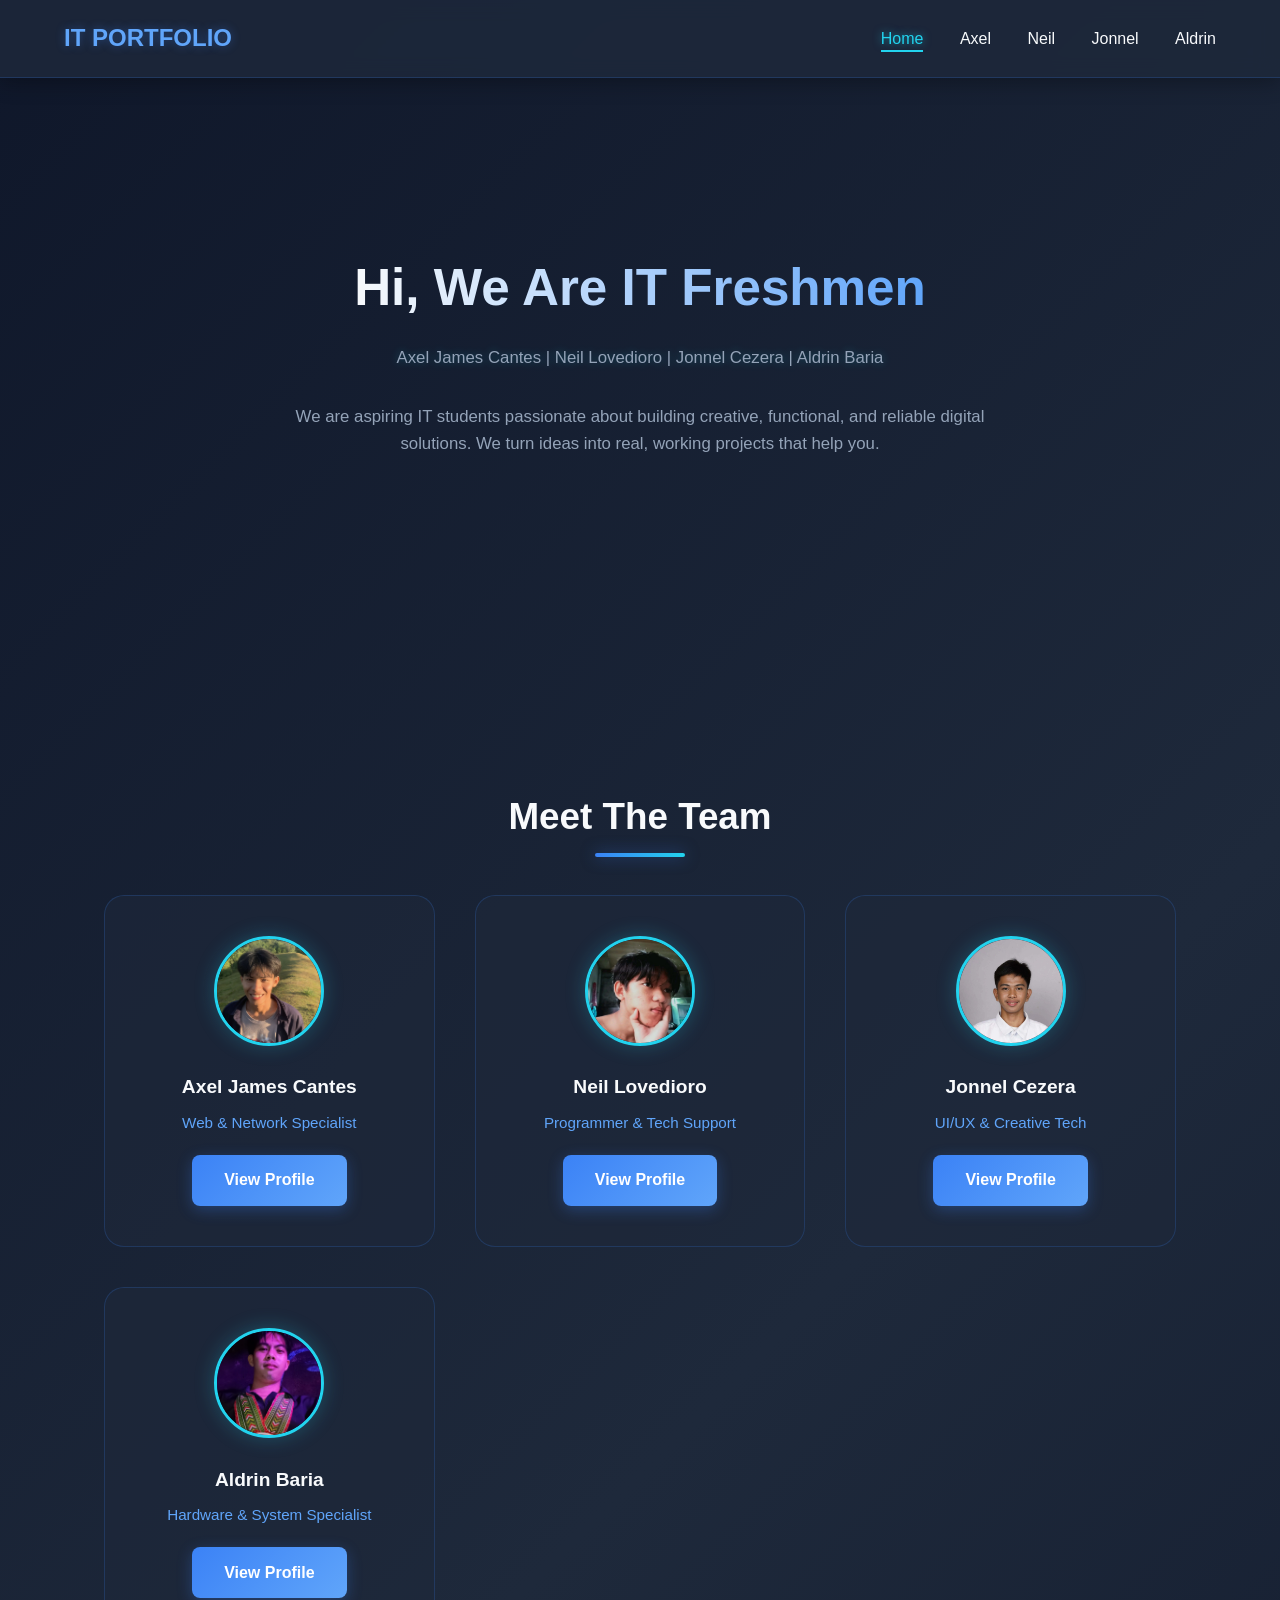
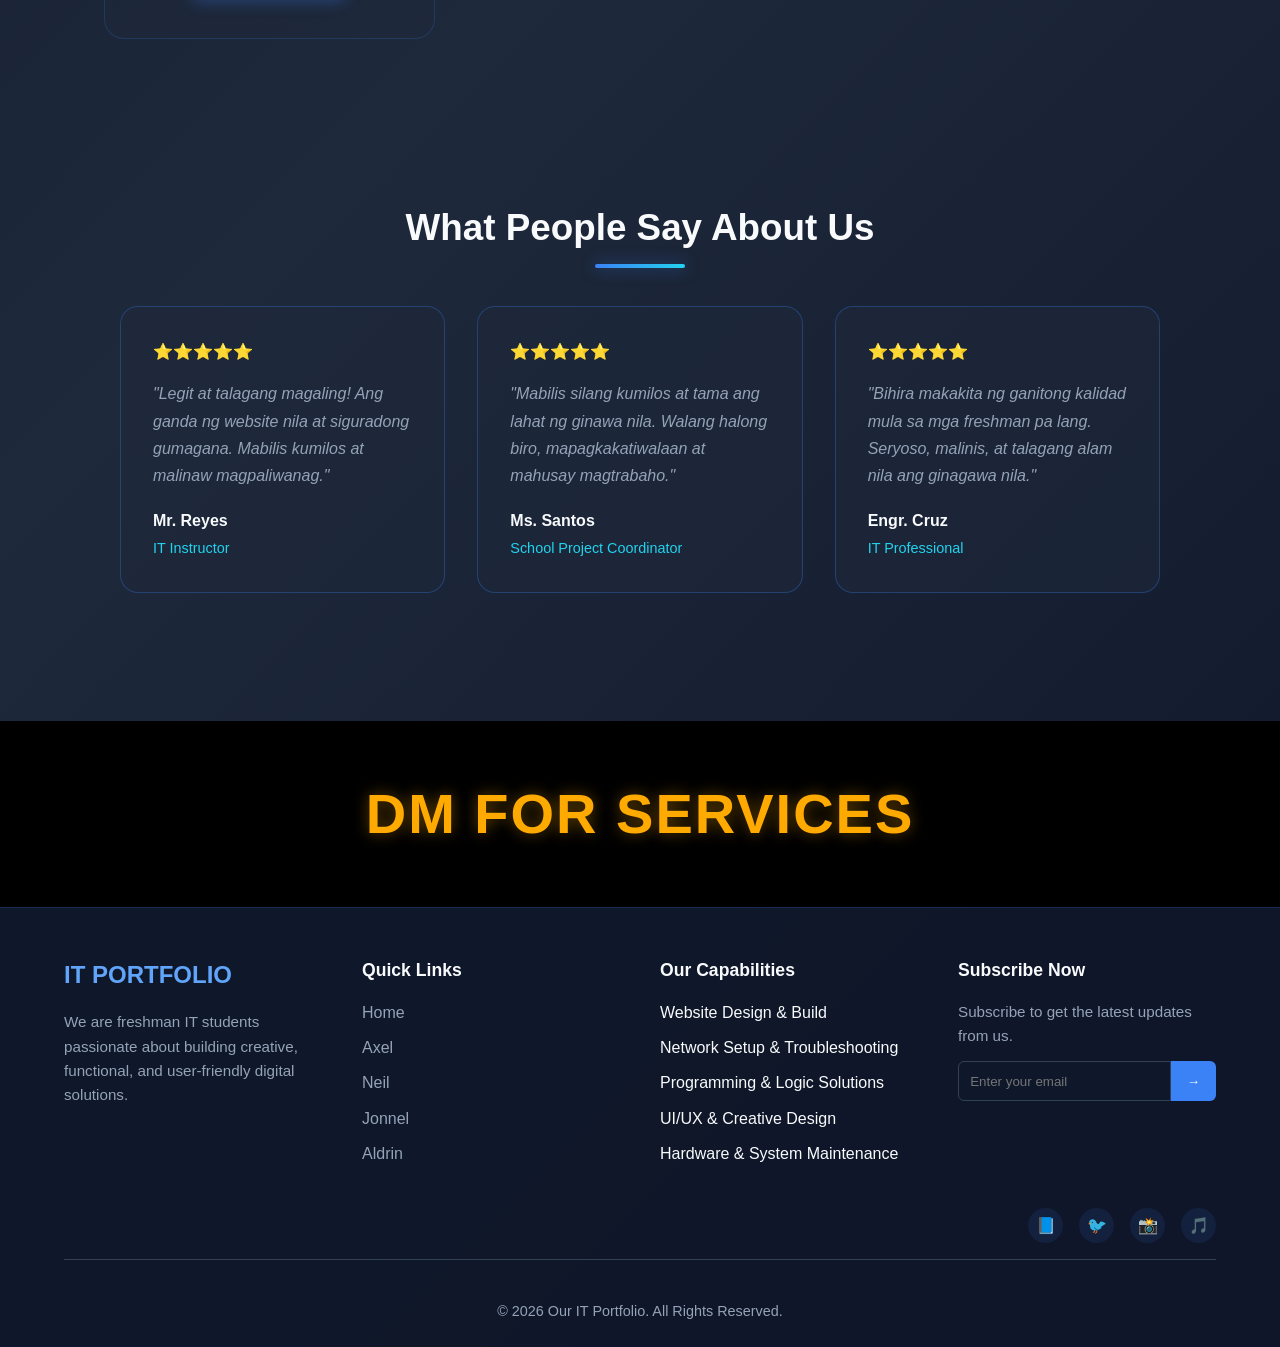
<file: index.html>
<!DOCTYPE html>
<html lang="en">
<head>
    <meta charset="UTF-8">
    <meta name="viewport" content="width=device-width, initial-scale=1.0">
    <title>IT Freshmen Portfolio</title>
    <style>
* {
    margin: 0;
    padding: 0;
    box-sizing: border-box;
    font-family: 'Segoe UI', sans-serif;
    scroll-behavior: smooth;
}

:root {
    --dark: #0f172a;
    --darker: #1e293b;
    --blue: #3b82f6;
    --light-blue: #60a5fa;
    --accent: #22d3ee;
    --light: #f8fafc;
    --gray: #94a3b8;
    --border: #334155;
}

body {
    background: linear-gradient(135deg, #0f172a 0%, #1e293b 50%, #0f172a 100%);
    color: var(--light);
    line-height: 1.6;
    min-height: 100vh;
}

nav {
    background: rgba(30, 41, 59, 0.85);
    backdrop-filter: blur(10px);
    padding: 1.2rem 5%;
    display: flex;
    justify-content: space-between;
    align-items: center;
    position: sticky;
    top: 0;
    z-index: 99;
    border-bottom: 1px solid rgba(59, 130, 246, 0.2);
    box-shadow: 0 4px 20px rgba(0,0,0,0.3);
}
.logo {
    font-size: 1.5rem;
    font-weight: 700;
    color: var(--light-blue);
    text-shadow: 0 0 10px rgba(59, 130, 246, 0.4);
}
.nav-links a {
    color: var(--light);
    margin-left: 2rem;
    text-decoration: none;
    transition: 0.3s;
    position: relative;
}
.nav-links a::after {
    content: '';
    width: 0;
    height: 2px;
    background: var(--accent);
    position: absolute;
    bottom: -5px;
    left: 0;
    transition: 0.3s;
}
.nav-links a:hover, .nav-links a.active {
    color: var(--accent);
    text-shadow: 0 0 8px rgba(34, 211, 238, 0.6);
}
.nav-links a:hover::after, .nav-links a.active::after {
    width: 100%;
}

.section {
    padding: 5rem 5%;
    max-width: 1200px;
    margin: 0 auto;
    animation: fadeIn 0.8s ease forwards;
    opacity: 0;
}
@keyframes fadeIn {
    from { opacity: 0; transform: translateY(20px); }
    to { opacity: 1; transform: translateY(0); }
}
.section-title {
    text-align: center;
    font-size: 2.3rem;
    margin-bottom: 3rem;
    position: relative;
    color: var(--light);
}
.section-title::after {
    content: '';
    width: 90px;
    height: 4px;
    background: linear-gradient(90deg, var(--blue), var(--accent));
    position: absolute;
    bottom: -10px;
    left: 50%;
    transform: translateX(-50%);
    border-radius: 2px;
    box-shadow: 0 0 15px rgba(59, 130, 246, 0.5);
}

.hero {
    text-align: center;
    min-height: 70vh;
    display: flex;
    flex-direction: column;
    justify-content: center;
    align-items: center;
    padding-top: 2rem;
}
.hero h1 {
    font-size: 3.2rem;
    margin-bottom: 1rem;
    background: linear-gradient(90deg, var(--light), var(--light-blue));
    -webkit-background-clip: text;
    -webkit-text-fill-color: transparent;
    background-clip: text;
}
.hero-sub {
    color: var(--accent);
    font-size: 1.3rem;
    font-weight: 500;
    margin-bottom: 1.5rem;
    text-shadow: 0 0 8px rgba(34, 211, 238, 0.3);
}
.hero p {
    color: var(--gray);
    max-width: 700px;
    font-size: 1.05rem;
    margin-bottom: 2rem;
}

.team-grid {
    display: grid;
    grid-template-columns: repeat(auto-fit, minmax(260px, 1fr));
    gap: 2.5rem;
    margin-top: 2rem;
}
.team-card {
    background: rgba(30, 41, 59, 0.6);
    backdrop-filter: blur(5px);
    padding: 2.5rem 1.5rem;
    border-radius: 20px;
    border: 1px solid rgba(59, 130, 246, 0.2);
    text-align: center;
    transition: 0.4s ease;
}
.team-card:hover {
    transform: translateY(-8px);
    border-color: var(--accent);
    box-shadow: 0 12px 30px rgba(34, 211, 238, 0.18);
    background: rgba(30, 41, 59, 0.85);
}
.team-photo {
    width: 110px;
    height: 110px;
    border-radius: 50%;
    object-fit: cover;
    border: 3px solid var(--accent);
    margin-bottom: 1.2rem;
    box-shadow: 0 0 20px rgba(34, 211, 238, 0.25);
    transition: 0.3s;
}
.team-card:hover .team-photo {
    transform: scale(1.1);
    box-shadow: 0 0 30px rgba(34, 211, 238, 0.4);
}
.team-name {
    font-size: 1.2rem;
    font-weight: 700;
    margin-bottom: 0.5rem;
    color: var(--light);
}
.team-role {
    color: var(--light-blue);
    font-size: 0.95rem;
    margin-bottom: 1.2rem;
}
.btn {
    display: inline-block;
    padding: 0.8rem 2rem;
    background: linear-gradient(135deg, var(--blue), var(--light-blue));
    color: white;
    border-radius: 8px;
    text-decoration: none;
    font-weight: 600;
    transition: 0.3s;
    border: none;
    box-shadow: 0 4px 15px rgba(59, 130, 246, 0.3);
}
.btn:hover {
    transform: translateY(-3px);
    box-shadow: 0 8px 25px rgba(59, 130, 246, 0.5);
}

.testimonial-wrapper {
    display: grid;
    grid-template-columns: repeat(auto-fit, minmax(320px, 1fr));
    gap: 2rem;
    margin-top: 2rem;
    padding: 0 1rem;
}
.testimonial-card {
    background: rgba(30, 41, 59, 0.6);
    backdrop-filter: blur(5px);
    padding: 2rem;
    border-radius: 18px;
    border: 1px solid rgba(59, 130, 246, 0.3);
    transition: 0.4s ease;
}
.testimonial-card:hover {
    transform: translateY(-5px);
    border-color: var(--accent);
    box-shadow: 0 8px 25px rgba(34, 211, 238, 0.2);
}
.stars {
    color: #fbbf24;
    margin-bottom: 1rem;
    font-size: 1rem;
}
.testi-text {
    color: var(--gray);
    font-style: italic;
    line-height: 1.7;
    margin-bottom: 1.2rem;
}
.testi-name {
    color: var(--light);
    font-weight: 700;
    margin-bottom: 0.2rem;
}
.testi-role {
    color: var(--accent);
    font-size: 0.9rem;
}

.dm-banner {
    background: #000;
    padding: 3rem 5%;
    text-align: center;
    margin-top: 3rem;
}
.dm-banner h2 {
    color: #ffaa00;
    font-size: 3.5rem;
    font-weight: 900;
    text-transform: uppercase;
    letter-spacing: 2px;
    text-shadow: 0 0 15px rgba(255, 170, 0, 0.4);
}

.site-footer {
    background: rgba(15, 23, 42, 0.95);
    padding: 3rem 5% 1.5rem;
    border-top: 1px solid rgba(59, 130, 246, 0.2);
}
.footer-top {
    display: grid;
    grid-template-columns: repeat(auto-fit, minmax(240px, 1fr));
    gap: 2.5rem;
    margin-bottom: 2rem;
}
.footer-logo {
    color: var(--light-blue);
    font-size: 1.5rem;
    font-weight: 700;
    margin-bottom: 1rem;
}
.footer-col p {
    color: var(--gray);
    font-size: 0.95rem;
    line-height: 1.6;
}
.footer-col h4 {
    color: var(--light);
    margin-bottom: 1rem;
    font-size: 1.1rem;
}
.footer-col ul {
    list-style: none;
    padding-left: 0;
}
.footer-col ul li {
    margin-bottom: 0.6rem;
}
.footer-col ul li a {
    color: var(--gray);
    text-decoration: none;
    transition: 0.2s;
}
.footer-col ul li a:hover {
    color: var(--accent);
    padding-left: 5px;
}
.subscribe-input {
    display: flex;
    margin-top: 0.8rem;
}
.subscribe-input input {
    flex: 1;
    padding: 0.7rem;
    border: 1px solid var(--border);
    border-radius: 6px 0 0 6px;
    background: var(--dark);
    color: var(--light);
    outline: none;
}
.subscribe-input button {
    padding: 0.7rem 1rem;
    background: var(--blue);
    color: white;
    border: none;
    border-radius: 0 6px 6px 0;
    cursor: pointer;
    transition: 0.2s;
}
.subscribe-input button:hover {
    background: #1d4ed8;
}
.social-links {
    display: flex;
    justify-content: flex-end;
    gap: 1rem;
    margin-bottom: 1.5rem;
    padding-bottom: 1rem;
    border-bottom: 1px solid var(--border);
}
.social-icon {
    width: 35px;
    height: 35px;
    display: flex;
    align-items: center;
    justify-content: center;
    background: rgba(59, 130, 246, 0.1);
    border-radius: 50%;
    color: var(--light-blue);
    text-decoration: none;
    font-size: 1rem;
    transition: 0.3s;
}
.social-icon:hover {
    background: var(--blue);
    transform: translateY(-3px);
    box-shadow: 0 0 15px rgba(59, 130, 246, 0.4);
}
.footer-bottom {
    text-align: center;
    padding-top: 1rem;
    color: var(--gray);
    font-size: 0.9rem;
}

@media (max-width: 768px) {
    .nav-links { display: none; }
    .hero h1 { font-size: 2.2rem; }
    .dm-banner h2 { font-size: 2rem; }
    .social-links { justify-content: center; }
}
    </style>
</head>
<body>

<nav>
    <div class="logo">IT PORTFOLIO</div>
    <div class="nav-links">
        <a href="index.html" class="active">Home</a>
        <a href="axel.html">Axel</a>
        <a href="neil.html">Neil</a>
        <a href="jonnel.html">Jonnel</a>
        <a href="aldrin.html">Aldrin</a>
    </div>
</nav>

<section class="section hero">
    <h1>Hi, We Are IT Freshmen</h1>
    <p class="hero-sub">Axel James Cantes | Neil Lovedioro | Jonnel Cezera | Aldrin Baria</p>
    <p>We are aspiring IT students passionate about building creative, functional, and reliable digital solutions. We turn ideas into real, working projects that help you.</p>
</section>

<section class="section">
    <h2 class="section-title">Meet The Team</h2>
    <div class="team-grid">
        <div class="team-card">
            <img src="images/axel.jpg" alt="Axel" class="team-photo">
            <h3 class="team-name">Axel James Cantes</h3>
            <p class="team-role">Web & Network Specialist</p>
            <a href="axel.html" class="btn">View Profile</a>
        </div>
        <div class="team-card">
            <img src="images/neil.jpg" alt="Neil" class="team-photo">
            <h3 class="team-name">Neil Lovedioro</h3>
            <p class="team-role">Programmer & Tech Support</p>
            <a href="neil.html" class="btn">View Profile</a>
        </div>
        <div class="team-card">
            <img src="images/jonnel.jpg" alt="Jonnel" class="team-photo">
            <h3 class="team-name">Jonnel Cezera</h3>
            <p class="team-role">UI/UX & Creative Tech</p>
            <a href="jonnel.html" class="btn">View Profile</a>
        </div>
        <div class="team-card">
            <img src="images/aldrin.jpg" alt="Aldrin" class="team-photo">
            <h3 class="team-name">Aldrin Baria</h3>
            <p class="team-role">Hardware & System Specialist</p>
            <a href="aldrin.html" class="btn">View Profile</a>
        </div>
    </div>
</section>

<section class="section">
    <h2 class="section-title">What People Say About Us</h2>
    <div class="testimonial-wrapper">
        <div class="testimonial-card">
            <div class="stars">⭐⭐⭐⭐⭐</div>
            <p class="testi-text">"Legit at talagang magaling! Ang ganda ng website nila at siguradong gumagana. Mabilis kumilos at malinaw magpaliwanag."</p>
            <h4 class="testi-name">Mr. Reyes</h4>
            <p class="testi-role">IT Instructor</p>
        </div>
        <div class="testimonial-card">
            <div class="stars">⭐⭐⭐⭐⭐</div>
            <p class="testi-text">"Mabilis silang kumilos at tama ang lahat ng ginawa nila. Walang halong biro, mapagkakatiwalaan at mahusay magtrabaho."</p>
            <h4 class="testi-name">Ms. Santos</h4>
            <p class="testi-role">School Project Coordinator</p>
        </div>
        <div class="testimonial-card">
            <div class="stars">⭐⭐⭐⭐⭐</div>
            <p class="testi-text">"Bihira makakita ng ganitong kalidad mula sa mga freshman pa lang. Seryoso, malinis, at talagang alam nila ang ginagawa nila."</p>
            <h4 class="testi-name">Engr. Cruz</h4>
            <p class="testi-role">IT Professional</p>
        </div>
    </div>
</section>

<section class="dm-banner">
    <h2>DM FOR SERVICES</h2>
</section>

<footer class="site-footer">
    <div class="footer-top">
        <div class="footer-col">
            <h3 class="footer-logo">IT PORTFOLIO</h3>
            <p>We are freshman IT students passionate about building creative, functional, and user-friendly digital solutions.</p>
        </div>
        <div class="footer-col">
            <h4>Quick Links</h4>
            <ul>
                <li><a href="index.html">Home</a></li>
                <li><a href="axel.html">Axel</a></li>
                <li><a href="neil.html">Neil</a></li>
                <li><a href="jonnel.html">Jonnel</a></li>
                <li><a href="aldrin.html">Aldrin</a></li>
            </ul>
        </div>
        <div class="footer-col">
            <h4>Our Capabilities</h4>
            <ul>
                <li>Website Design & Build</li>
                <li>Network Setup & Troubleshooting</li>
                <li>Programming & Logic Solutions</li>
                <li>UI/UX & Creative Design</li>
                <li>Hardware & System Maintenance</li>
            </ul>
        </div>
        <div class="footer-col">
            <h4>Subscribe Now</h4>
            <p>Subscribe to get the latest updates from us.</p>
            <div class="subscribe-input">
                <input type="email" placeholder="Enter your email">
                <button>→</button>
            </div>
        </div>
    </div>
    <div class="social-links">
        <a href="#" class="social-icon">📘</a>
        <a href="#" class="social-icon">🐦</a>
        <a href="#" class="social-icon">📸</a>
        <a href="#" class="social-icon">🎵</a>
    </div>
    <div class="footer-bottom">
        <p>&copy; 2026 Our IT Portfolio. All Rights Reserved.</p>
    </div>
</footer>

</body>
</html>
</file>
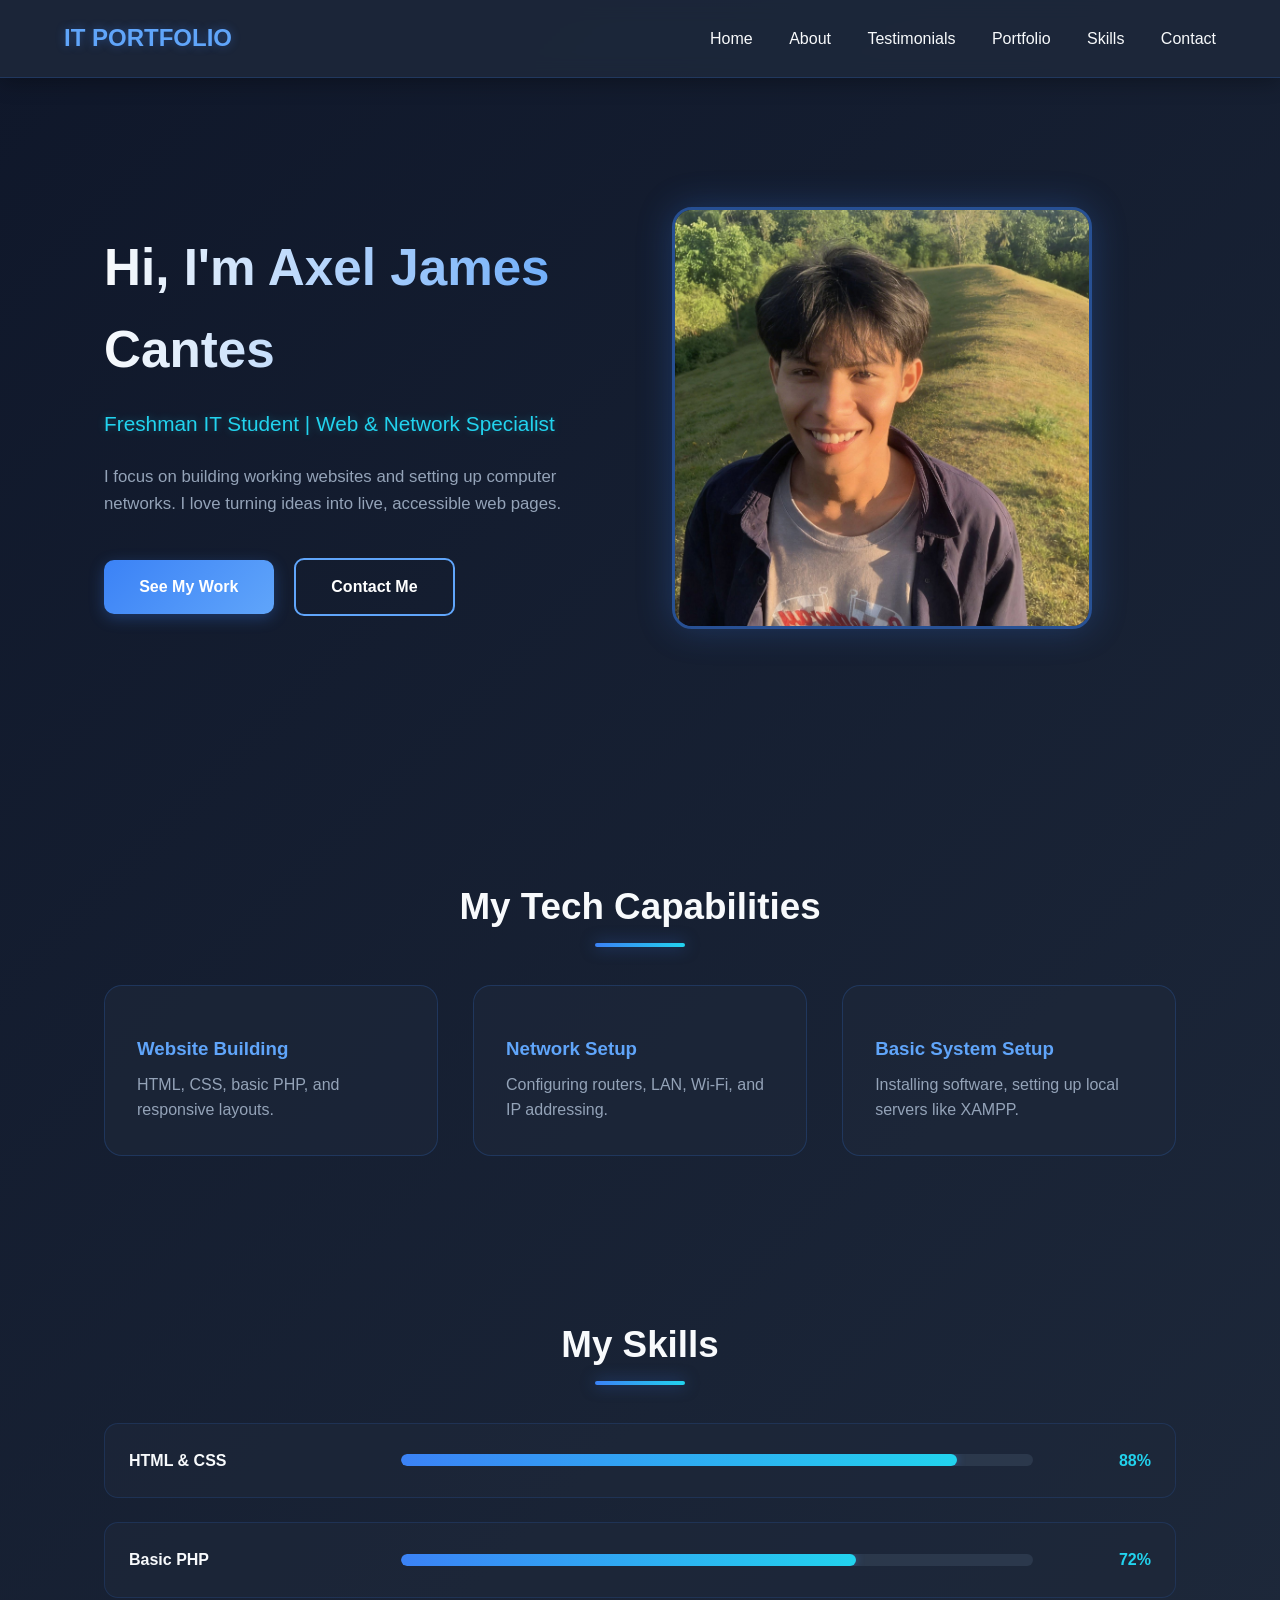
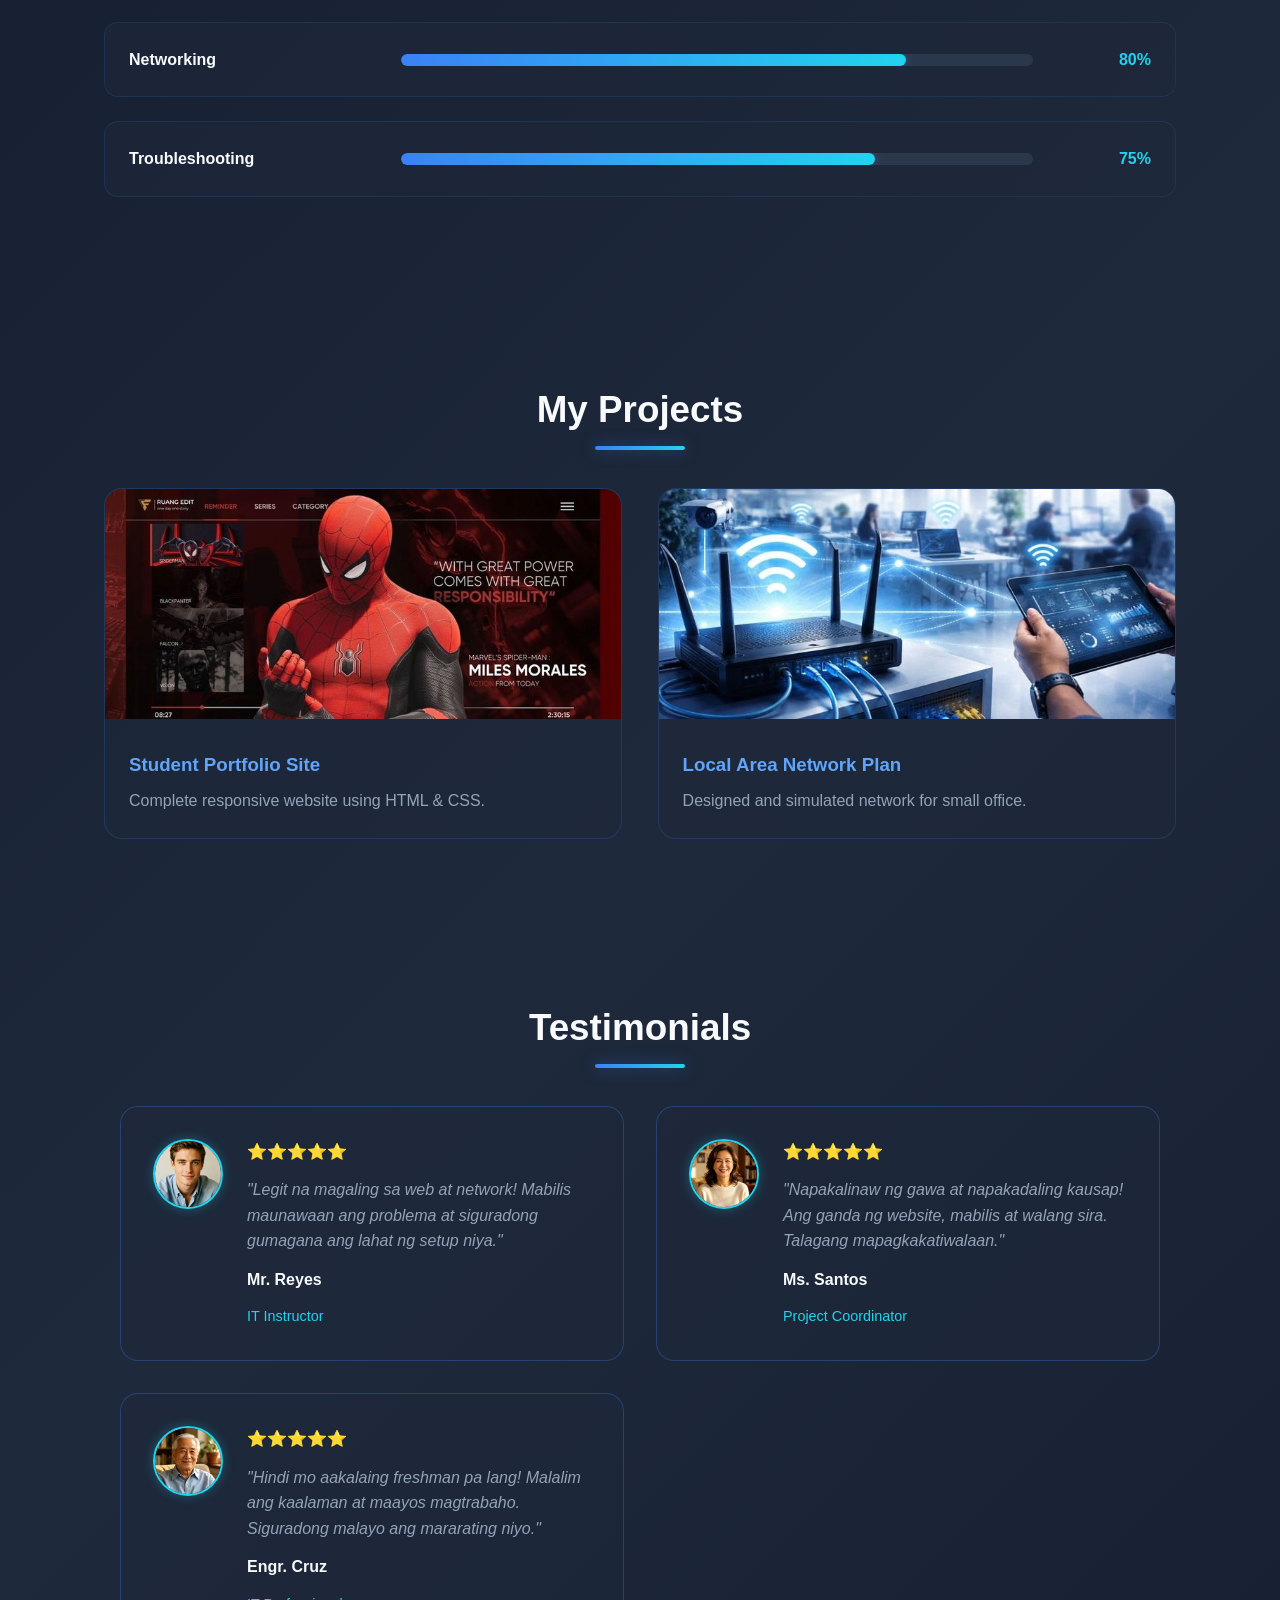
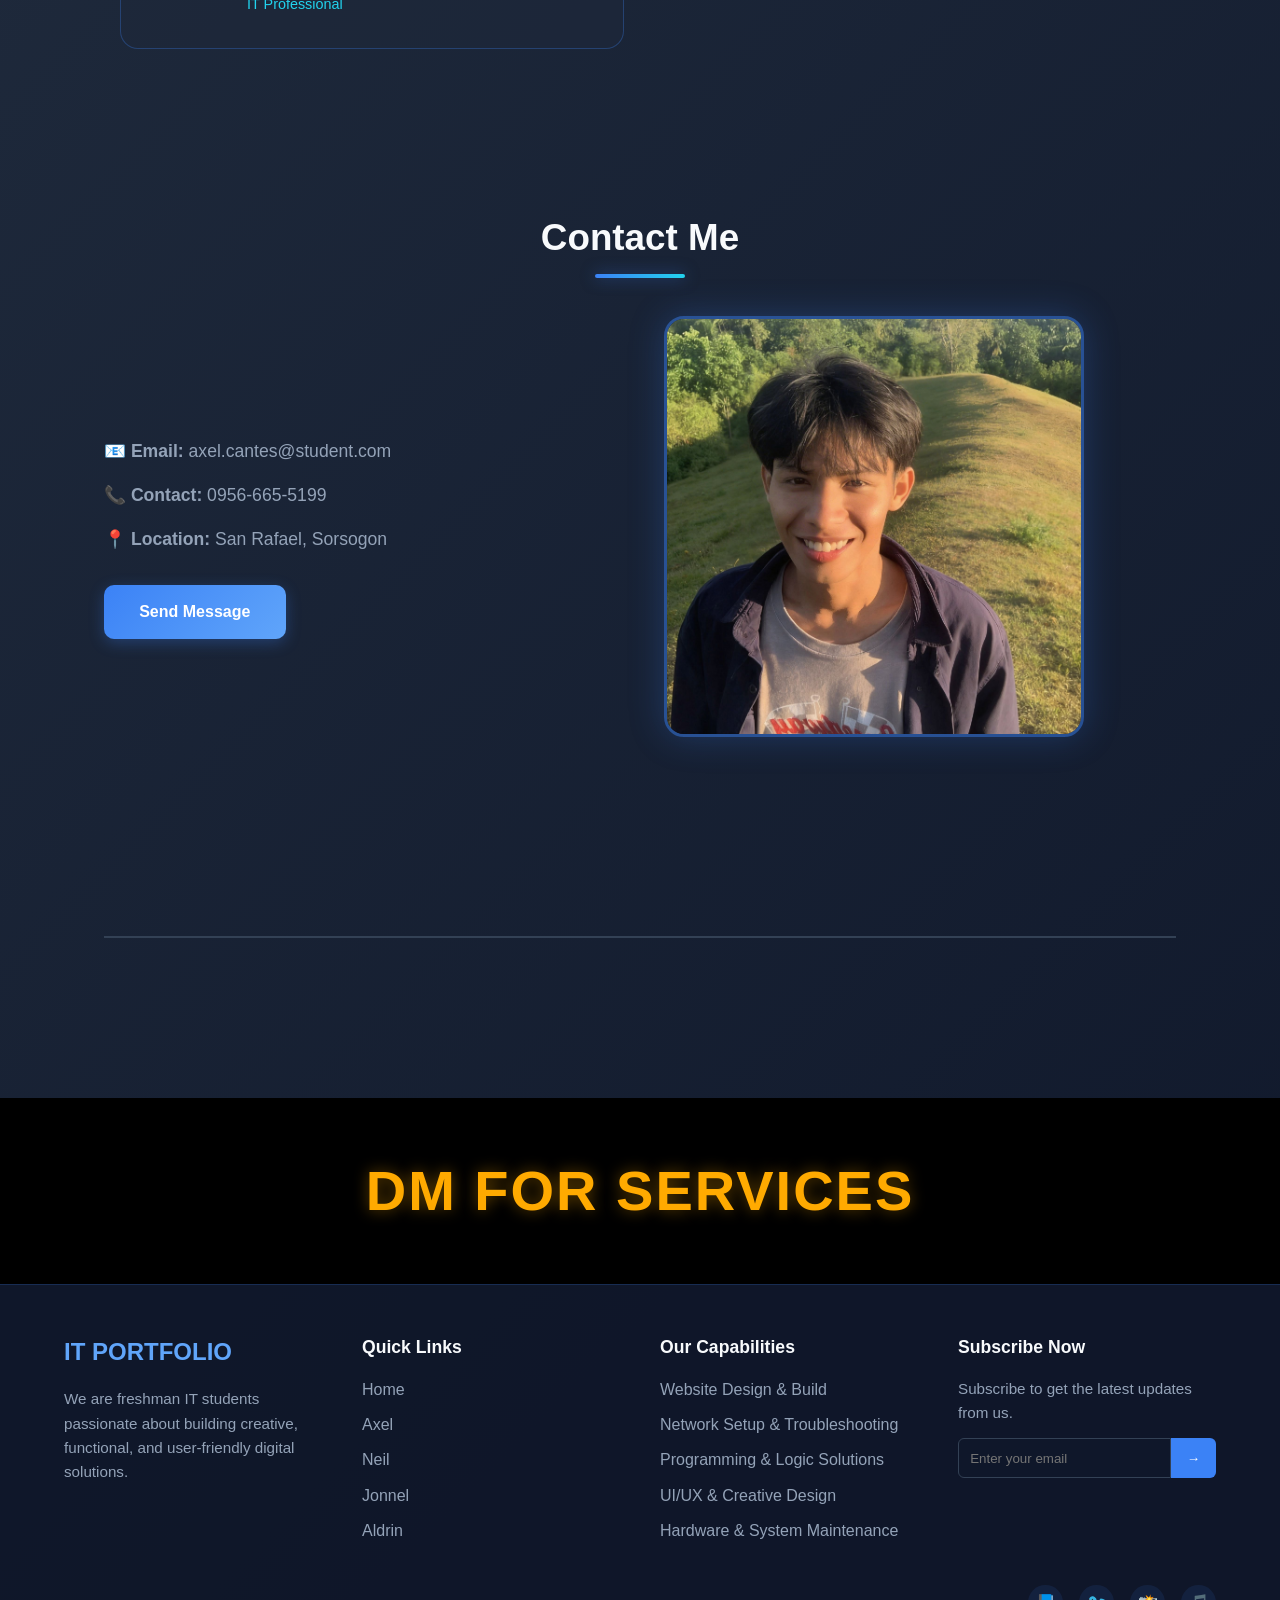
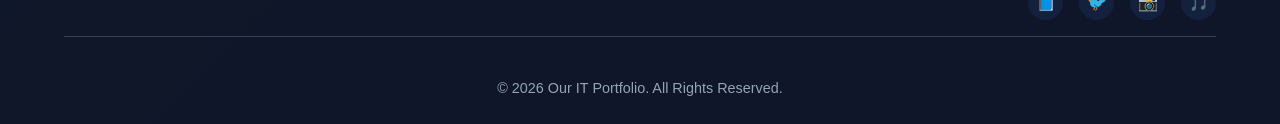
<file: axel.html>
<!DOCTYPE html>
<html lang="en">
<head>
    <meta charset="UTF-8">
    <meta name="viewport" content="width=device-width, initial-scale=1.0">
    <title>Axel James Cantes | Portfolio</title>
<style>
    * {
    margin: 0;
    padding: 0;
    box-sizing: border-box;
    font-family: 'Segoe UI', sans-serif;
    scroll-behavior: smooth;
}

:root {
    --dark: #0f172a;
    --darker: #1e293b;
    --blue: #3b82f6;
    --light-blue: #60a5fa;
    --accent: #22d3ee;
    --light: #f8fafc;
    --gray: #94a3b8;
    --border: #334155;
}

body {
    background: linear-gradient(135deg, #0f172a 0%, #1e293b 50%, #0f172a 100%);
    color: var(--light);
    line-height: 1.6;
    min-height: 100vh;
}

nav {
    background: rgba(30, 41, 59, 0.85);
    backdrop-filter: blur(10px);
    padding: 1.2rem 5%;
    display: flex;
    justify-content: space-between;
    align-items: center;
    position: sticky;
    top: 0;
    z-index: 99;
    border-bottom: 1px solid rgba(59, 130, 246, 0.2);
    box-shadow: 0 4px 20px rgba(0,0,0,0.3);
}
.logo {
    font-size: 1.5rem;
    font-weight: 700;
    color: var(--light-blue);
    text-shadow: 0 0 10px rgba(59, 130, 246, 0.4);
}
.nav-links a {
    color: var(--light);
    margin-left: 2rem;
    text-decoration: none;
    transition: 0.3s;
    position: relative;
}
.nav-links a::after {
    content: '';
    width: 0;
    height: 2px;
    background: var(--accent);
    position: absolute;
    bottom: -5px;
    left: 0;
    transition: 0.3s;
}
.nav-links a:hover, .nav-links a.active {
    color: var(--accent);
    text-shadow: 0 0 8px rgba(34, 211, 238, 0.6);
}
.nav-links a:hover::after, .nav-links a.active::after {
    width: 100%;
}

.section {
    padding: 5rem 5%;
    max-width: 1200px;
    margin: 0 auto;
    animation: fadeIn 0.8s ease forwards;
    opacity: 0;
}
@keyframes fadeIn {
    from { opacity: 0; transform: translateY(20px); }
    to { opacity: 1; transform: translateY(0); }
}
.section-title {
    text-align: center;
    font-size: 2.3rem;
    margin-bottom: 3rem;
    position: relative;
    color: var(--light);
}
.section-title::after {
    content: '';
    width: 90px;
    height: 4px;
    background: linear-gradient(90deg, var(--blue), var(--accent));
    position: absolute;
    bottom: -10px;
    left: 50%;
    transform: translateX(-50%);
    border-radius: 2px;
    box-shadow: 0 0 15px rgba(59, 130, 246, 0.5);
}

.btn {
    display: inline-block;
    padding: 0.9rem 2.2rem;
    background: linear-gradient(135deg, var(--blue), var(--light-blue));
    color: white;
    border-radius: 10px;
    text-decoration: none;
    font-weight: 600;
    transition: 0.3s;
    margin-right: 1rem;
    margin-top: 1rem;
    border: none;
    box-shadow: 0 4px 15px rgba(59, 130, 246, 0.3);
}
.btn:hover {
    transform: translateY(-3px);
    box-shadow: 0 8px 25px rgba(59, 130, 246, 0.5);
}
.btn-outline {
    background: transparent;
    border: 2px solid var(--light-blue);
    box-shadow: none;
}
.btn-outline:hover {
    background: rgba(59, 130, 246, 0.15);
    box-shadow: 0 0 20px rgba(59, 130, 246, 0.3);
}

.hero {
    display: grid;
    grid-template-columns: 1fr 1fr;
    gap: 4rem;
    align-items: center;
    min-height: 80vh;
    padding-top: 3rem;
}
.hero-text h1 {
    font-size: 3.2rem;
    margin-bottom: 1rem;
    background: linear-gradient(90deg, var(--light), var(--light-blue));
    -webkit-background-clip: text;
    -webkit-text-fill-color: transparent;
    background-clip: text;
}
.hero-text .role {
    color: var(--accent);
    font-size: 1.3rem;
    font-weight: 500;
    margin-bottom: 1.5rem;
    text-shadow: 0 0 8px rgba(34, 211, 238, 0.3);
}
.hero-text p {
    color: var(--gray);
    margin-bottom: 1.5rem;
    font-size: 1.05rem;
}
.hero-photo {
    width: 100%;
    max-width: 420px;
    border-radius: 20px;
    border: 3px solid rgba(59, 130, 246, 0.5);
    box-shadow: 0 0 35px rgba(59, 130, 246, 0.25);
    transition: 0.4s ease;
    object-fit: cover;
}
.hero-photo:hover {
    transform: scale(1.03);
    box-shadow: 0 0 45px rgba(59, 130, 246, 0.4);
}

.grid-3 {
    display: grid;
    grid-template-columns: repeat(auto-fit, minmax(280px, 1fr));
    gap: 2.2rem;
}
.card {
    background: rgba(30, 41, 59, 0.6);
    backdrop-filter: blur(5px);
    padding: 2rem;
    border-radius: 18px;
    border: 1px solid rgba(59, 130, 246, 0.2);
    transition: 0.4s ease;
}
.card:hover {
    transform: translateY(-8px);
    border-color: var(--accent);
    box-shadow: 0 12px 30px rgba(34, 211, 238, 0.15);
    background: rgba(30, 41, 59, 0.85);
}
.card h3 {
    margin: 1rem 0 0.5rem;
    color: var(--light-blue);
}
.card p {
    color: var(--gray);
}

.skill-row {
    background: rgba(30, 41, 59, 0.6);
    backdrop-filter: blur(5px);
    padding: 1.5rem;
    border-radius: 14px;
    margin-bottom: 1.5rem;
    display: flex;
    justify-content: space-between;
    align-items: center;
    gap: 1rem;
    border: 1px solid rgba(59, 130, 246, 0.15);
    transition: 0.3s;
}
.skill-row:hover {
    border-color: var(--accent);
}
.skill-name {
    width: 25%;
    font-weight: 600;
    color: var(--light);
}
.skill-bar {
    flex: 1;
    height: 12px;
    background: rgba(51, 65, 85, 0.7);
    border-radius: 10px;
    overflow: hidden;
}
.skill-fill {
    height: 100%;
    background: linear-gradient(90deg, var(--blue), var(--accent));
    border-radius: 10px;
    transition: width 1.2s ease;
    box-shadow: 0 0 10px rgba(59, 130, 246, 0.4);
}
.skill-percent {
    width: 10%;
    text-align: right;
    font-weight: 700;
    color: var(--accent);
}

.work-card {
    background: rgba(30, 41, 59, 0.6);
    backdrop-filter: blur(5px);
    border-radius: 18px;
    overflow: hidden;
    border: 1px solid rgba(59, 130, 246, 0.2);
    transition: 0.4s ease;
}
.work-card:hover {
    transform: translateY(-6px);
    border-color: var(--accent);
    box-shadow: 0 10px 25px rgba(34, 211, 238, 0.18);
}
.work-img {
    width: 100%;
    height: 230px;
    object-fit: cover;
    transition: 0.4s ease;
}
.work-card:hover .work-img {
    transform: scale(1.05);
}
.work-info {
    padding: 1.5rem;
}
.work-info h3 {
    color: var(--light-blue);
    margin-bottom: 0.5rem;
}
.work-info p {
    color: var(--gray);
}

.testimonial-wrapper {
    display: grid;
    grid-template-columns: repeat(auto-fit, minmax(350px, 1fr));
    gap: 2rem;
    margin-top: 2rem;
    padding: 0 1rem;
}
.testimonial-card {
    background: rgba(30, 41, 59, 0.6);
    backdrop-filter: blur(5px);
    padding: 2rem;
    border-radius: 18px;
    border: 1px solid rgba(59, 130, 246, 0.3);
    transition: 0.4s ease;
    display: flex;
    gap: 1.5rem;
    align-items: flex-start;
    min-height: 200px;
}
.testimonial-card:hover {
    transform: translateY(-5px);
    border-color: var(--accent);
    box-shadow: 0 8px 25px rgba(34, 211, 238, 0.2);
}
.testi-photo img {
    width: 70px;
    height: 70px;
    border-radius: 50%;
    object-fit: cover;
    border: 2px solid var(--accent);
    flex-shrink: 0;
    box-shadow: 0 0 12px rgba(34, 211, 238, 0.3);
}
.testi-content {
    flex: 1;
    display: flex;
    flex-direction: column;
    gap: 0.8rem;
}
.stars {
    color: #fbbf24;
    font-size: 1rem;
    margin: 0;
}
.testi-text {
    color: var(--gray);
    font-style: italic;
    line-height: 1.6;
    margin: 0;
}
.testi-name {
    color: var(--light);
    font-weight: 700;
    margin: 0;
    font-size: 1rem;
}
.testi-role {
    color: var(--accent);
    font-size: 0.9rem;
    margin: 0;
}

.contact-wrap {
    display: grid;
    grid-template-columns: 1fr 1fr;
    gap: 3rem;
    align-items: center;
}
.contact-info p {
    margin: 1rem 0;
    color: var(--gray);
    font-size: 1.1rem;
}

.dm-banner {
    background: #000;
    padding: 3rem 5%;
    text-align: center;
    margin-top: 3rem;
}
.dm-banner h2 {
    color: #ffaa00;
    font-size: 3.5rem;
    font-weight: 900;
    text-transform: uppercase;
    letter-spacing: 2px;
    text-shadow: 0 0 15px rgba(255, 170, 0, 0.4);
}

.site-footer {
    background: rgba(15, 23, 42, 0.95);
    padding: 3rem 5% 1.5rem;
    border-top: 1px solid rgba(59, 130, 246, 0.2);
}
.footer-top {
    display: grid;
    grid-template-columns: repeat(auto-fit, minmax(240px, 1fr));
    gap: 2.5rem;
    margin-bottom: 2rem;
}
.footer-logo {
    color: var(--light-blue);
    font-size: 1.5rem;
    font-weight: 700;
    margin-bottom: 1rem;
}
.footer-brand p, .footer-col p {
    color: var(--gray);
    font-size: 0.95rem;
    line-height: 1.6;
}
.footer-col h4 {
    color: var(--light);
    margin-bottom: 1rem;
    font-size: 1.1rem;
}
.footer-col ul {
    list-style: none;
    padding-left: 0;
}
.footer-col ul li {
    margin-bottom: 0.6rem;
    color: var(--gray);
}
.footer-col ul li a {
    color: var(--gray);
    text-decoration: none;
    transition: 0.2s;
}
.footer-col ul li a:hover {
    color: var(--accent);
    padding-left: 5px;
}
.subscribe-input {
    display: flex;
    margin-top: 0.8rem;
}
.subscribe-input input {
    flex: 1;
    padding: 0.7rem;
    border: 1px solid var(--border);
    border-radius: 6px 0 0 6px;
    background: var(--dark);
    color: var(--light);
    outline: none;
}
.subscribe-input button {
    padding: 0.7rem 1rem;
    background: var(--blue);
    color: white;
    border: none;
    border-radius: 0 6px 6px 0;
    cursor: pointer;
    transition: 0.2s;
}
.subscribe-input button:hover {
    background: #1d4ed8;
}
.social-links {
    display: flex;
    justify-content: flex-end;
    gap: 1rem;
    margin-bottom: 1.5rem;
    padding-bottom: 1rem;
    border-bottom: 1px solid var(--border);
}
.social-icon {
    width: 35px;
    height: 35px;
    display: flex;
    align-items: center;
    justify-content: center;
    background: rgba(59, 130, 246, 0.1);
    border-radius: 50%;
    color: var(--light-blue);
    text-decoration: none;
    font-size: 1rem;
    transition: 0.3s;
}
.social-icon:hover {
    background: var(--blue);
    transform: translateY(-3px);
    box-shadow: 0 0 15px rgba(59, 130, 246, 0.4);
}
.footer-bottom {
    text-align: center;
    padding-top: 1rem;
    color: var(--gray);
    font-size: 0.9rem;
}

@media (max-width: 768px) {
    .nav-links { display: none; }
    .hero, .contact-wrap { grid-template-columns: 1fr; text-align: center; }
    .hero-text h1 { font-size: 2.2rem; }
    .hero-photo { margin: 0 auto; }
    .skill-row { flex-wrap: wrap; }
    .skill-name, .skill-percent { width: auto; }
    .skill-bar { width: 100%; order: 3; }
    .testimonial-card { flex-direction: column; text-align: center; }
    .testi-photo { margin: 0 auto; }
    .dm-banner h2 { font-size: 2rem; }
    .social-links { justify-content: center; }
}
    </style>
</head>
<body>

<nav>
    <div class="logo">IT PORTFOLIO</div>
    <div class="nav-links">
        <a href="index.html">Home</a>
        <a href="axel.html">About</a>
        <a href="#testimonials" >Testimonials</a>
        <a href="#works" >Portfolio</a>
        <a href="#skills" >Skills</a>
        <a href="#contact" >Contact</a>
    </div>
</nav>

<section class="section hero">
    <div class="hero-text">
        <h1>Hi, I'm Axel James Cantes</h1>
        <p class="role">Freshman IT Student | Web & Network Specialist</p>
        <p>I focus on building working websites and setting up computer networks. I love turning ideas into live, accessible web pages.</p>
        <a href="#works" class="btn">See My Work</a>
        <a href="#contact" class="btn btn-outline">Contact Me</a>
    </div>
    <div>
        <img src="images/axel.jpg" alt="Axel" class="hero-photo">
    </div>
</section>

<section class="section">
    <h2 class="section-title">My Tech Capabilities</h2>
    <div class="grid-3">
        <div class="card"><h3>Website Building</h3><p>HTML, CSS, basic PHP, and responsive layouts.</p></div>
        <div class="card"><h3>Network Setup</h3><p>Configuring routers, LAN, Wi-Fi, and IP addressing.</p></div>
        <div class="card"><h3>Basic System Setup</h3><p>Installing software, setting up local servers like XAMPP.</p></div>
    </div>
</section>

<section id="skills" class="section">
    <h2 class="section-title">My Skills</h2>
    <div class="skill-row"><div class="skill-name">HTML & CSS</div><div class="skill-bar"><div class="skill-fill" style="width:88%;"></div></div><div class="skill-percent">88%</div></div>
    <div class="skill-row"><div class="skill-name">Basic PHP</div><div class="skill-bar"><div class="skill-fill" style="width:72%;"></div></div><div class="skill-percent">72%</div></div>
    <div class="skill-row"><div class="skill-name">Networking</div><div class="skill-bar"><div class="skill-fill" style="width:80%;"></div></div><div class="skill-percent">80%</div></div>
    <div class="skill-row"><div class="skill-name">Troubleshooting</div><div class="skill-bar"><div class="skill-fill" style="width:75%;"></div></div><div class="skill-percent">75%</div></div>
</section>
<section id="works" class="section">
    <h2 class="section-title">My Projects</h2>
    <div class="grid-3">
        <div class="work-card"><img src="images/axel1.jpg" class="work-img"><div class="work-info"><h3>Student Portfolio Site</h3><p>Complete responsive website using HTML & CSS.</p></div></div>
        <div class="work-card"><img src="images/axel2.jpg" class="work-img"><div class="work-info"><h3>Local Area Network Plan</h3><p>Designed and simulated network for small office.</p></div></div>
    </div>
</section>
<section class="section" id="testimonials">
    <h2 class="section-title">Testimonials</h2>
    <div class="testimonial-wrapper">
        <!-- Testimonial 1 -->
        <div class="testimonial-card">
            <div class="testi-photo">
                <img src="images/testi1.jpg" alt="Mr. Reyes">
            </div>
            <div class="testi-content">
                <div class="stars">⭐⭐⭐⭐⭐</div>
                <p class="testi-text">"Legit na magaling sa web at network! Mabilis maunawaan ang problema at siguradong gumagana ang lahat ng setup niya."</p>
                <h4 class="testi-name">Mr. Reyes</h4>
                <p class="testi-role">IT Instructor</p>
            </div>
        </div>

        <!-- Testimonial 2 -->
        <div class="testimonial-card">
            <div class="testi-photo">
                <img src="images/testi2.jpg" alt="Ms. Santos">
            </div>
            <div class="testi-content">
                <div class="stars">⭐⭐⭐⭐⭐</div>
                <p class="testi-text">"Napakalinaw ng gawa at napakadaling kausap! Ang ganda ng website, mabilis at walang sira. Talagang mapagkakatiwalaan."</p>
                <h4 class="testi-name">Ms. Santos</h4>
                <p class="testi-role">Project Coordinator</p>
            </div>
        </div>

        <!-- Testimonial 3 -->
        <div class="testimonial-card">
            <div class="testi-photo">
                <img src="images/testi3.jpg" alt="Engr. Cruz">
            </div>
            <div class="testi-content">
                <div class="stars">⭐⭐⭐⭐⭐</div>
                <p class="testi-text">"Hindi mo aakalaing freshman pa lang! Malalim ang kaalaman at maayos magtrabaho. Siguradong malayo ang mararating niyo."</p>
                <h4 class="testi-name">Engr. Cruz</h4>
                <p class="testi-role">IT Professional</p>
            </div>
        </div>
    </div>
</section>

<section class="section" id="contact">
    <h2 class="section-title">Contact Me</h2>
    <div class="contact-wrap">
        <div class="contact-info">
            <p><strong>📧 Email:</strong> axel.cantes@student.com</p>
            <p><strong>📞 Contact:</strong> 0956-665-5199</p>
            <p><strong>📍 Location:</strong> San Rafael, Sorsogon</p>
            <a href="mailto:axel.cantes@student.com" class="btn">Send Message</a>
        </div>
        <div>
            <img src="images/axel.jpg" alt="Contact" class="hero-photo">
        </div>
    </div>
</section>
</section>
<section class="section">
    <hr style="border:1px solid var(--border); margin:2rem 0;">
</section>
<section class="dm-banner">
    <h2>DM FOR SERVICES</h2>
</section>

<footer class="site-footer">
    <div class="footer-top">
        <div class="footer-brand">
            <h3 class="footer-logo">IT PORTFOLIO</h3>
            <p>We are freshman IT students passionate about building creative, functional, and user-friendly digital solutions.</p>
        </div>
        <div class="footer-col">
            <h4>Quick Links</h4>
            <ul>
                <li><a href="index.html">Home</a></li>
                <li><a href="axel.html">Axel</a></li>
                <li><a href="neil.html">Neil</a></li>
                <li><a href="jonnel.html">Jonnel</a></li>
                <li><a href="aldrin.html">Aldrin</a></li>
            </ul>
        </div>
        <div class="footer-col">
            <h4>Our Capabilities</h4>
            <ul>
                <li>Website Design & Build</li>
                <li>Network Setup & Troubleshooting</li>
                <li>Programming & Logic Solutions</li>
                <li>UI/UX & Creative Design</li>
                <li>Hardware & System Maintenance</li>
            </ul>
        </div>
        <div class="footer-col">
            <h4>Subscribe Now</h4>
            <p>Subscribe to get the latest updates from us.</p>
            <div class="subscribe-input">
                <input type="email" placeholder="Enter your email">
                <button>→</button>
            </div>
        </div>
    </div>
    <div class="social-links">
        <a href="#" class="social-icon">📘</a>
        <a href="#" class="social-icon">🐦</a>
        <a href="#" class="social-icon">📸</a>
        <a href="#" class="social-icon">🎵</a>
    </div>
    <div class="footer-bottom">
        <p>&copy; 2026 Our IT Portfolio. All Rights Reserved.</p>
    </div>
</footer>

</body>
</html>
</file>
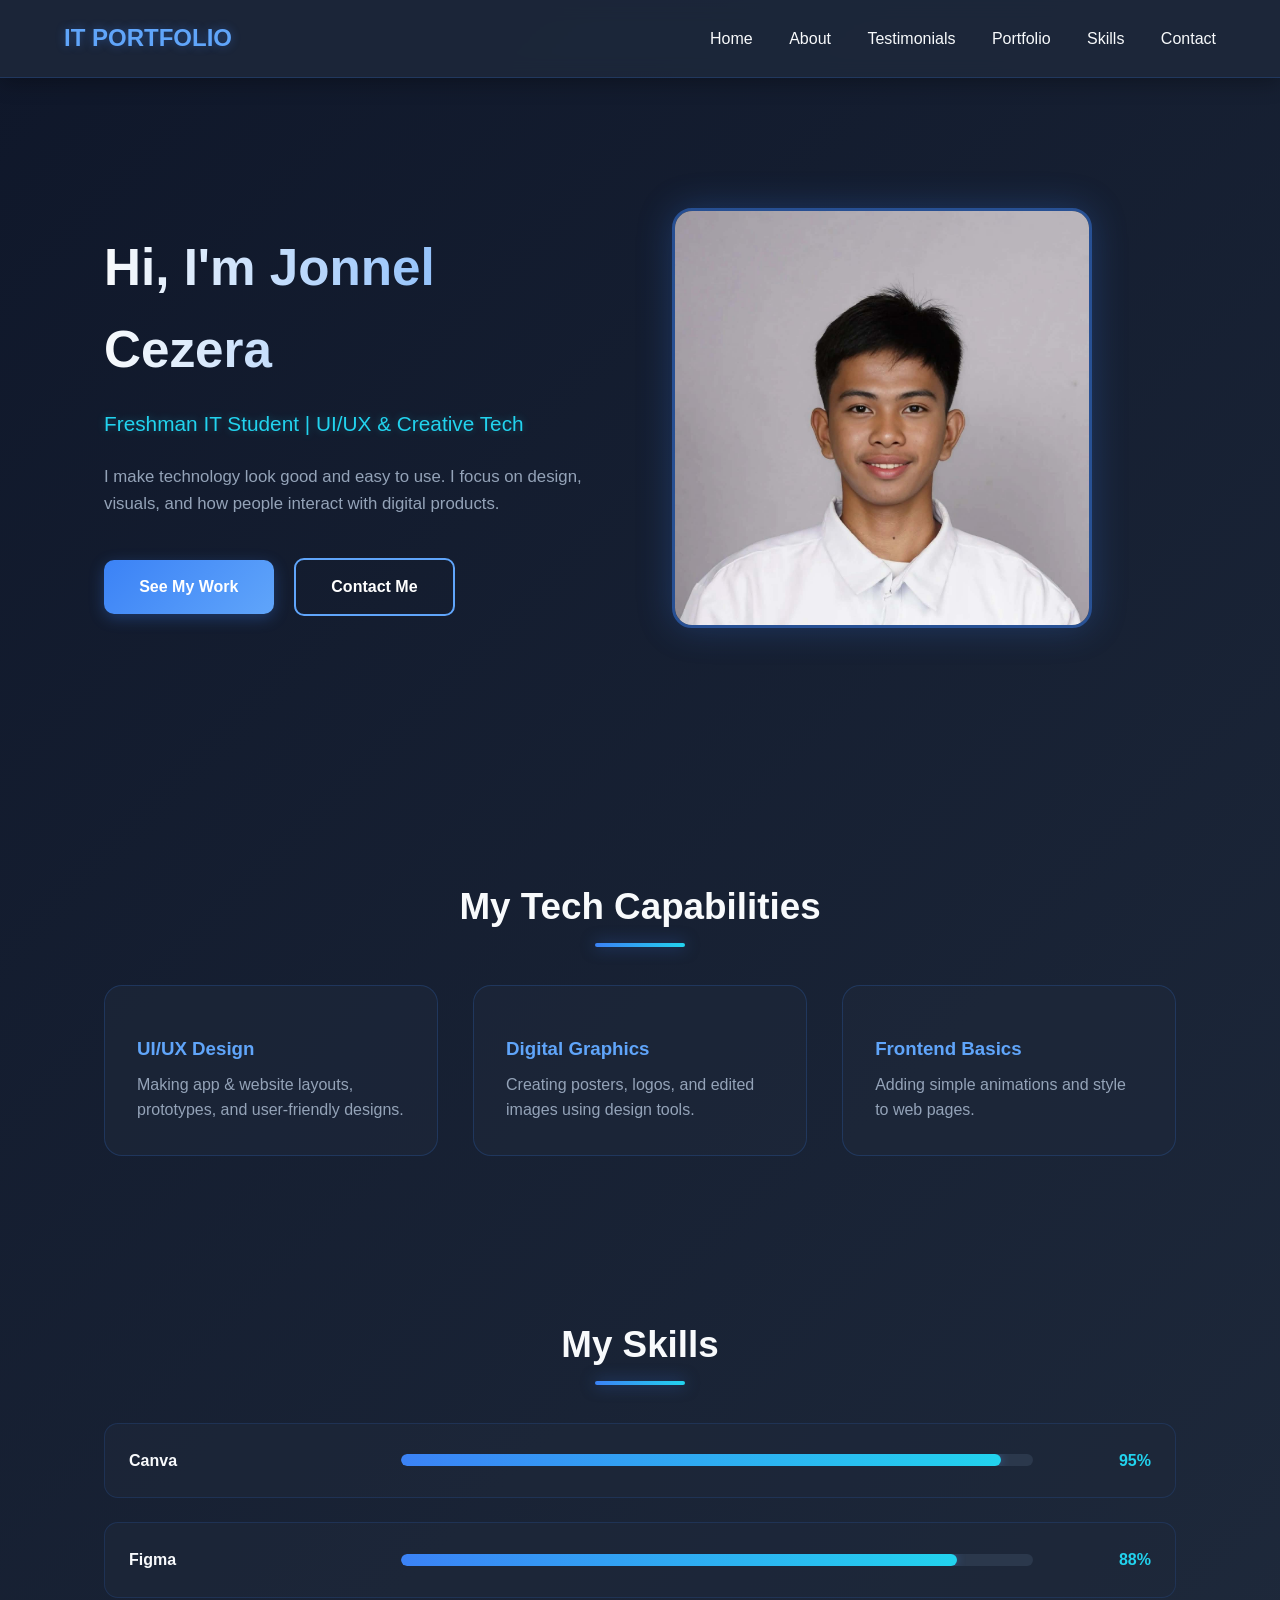
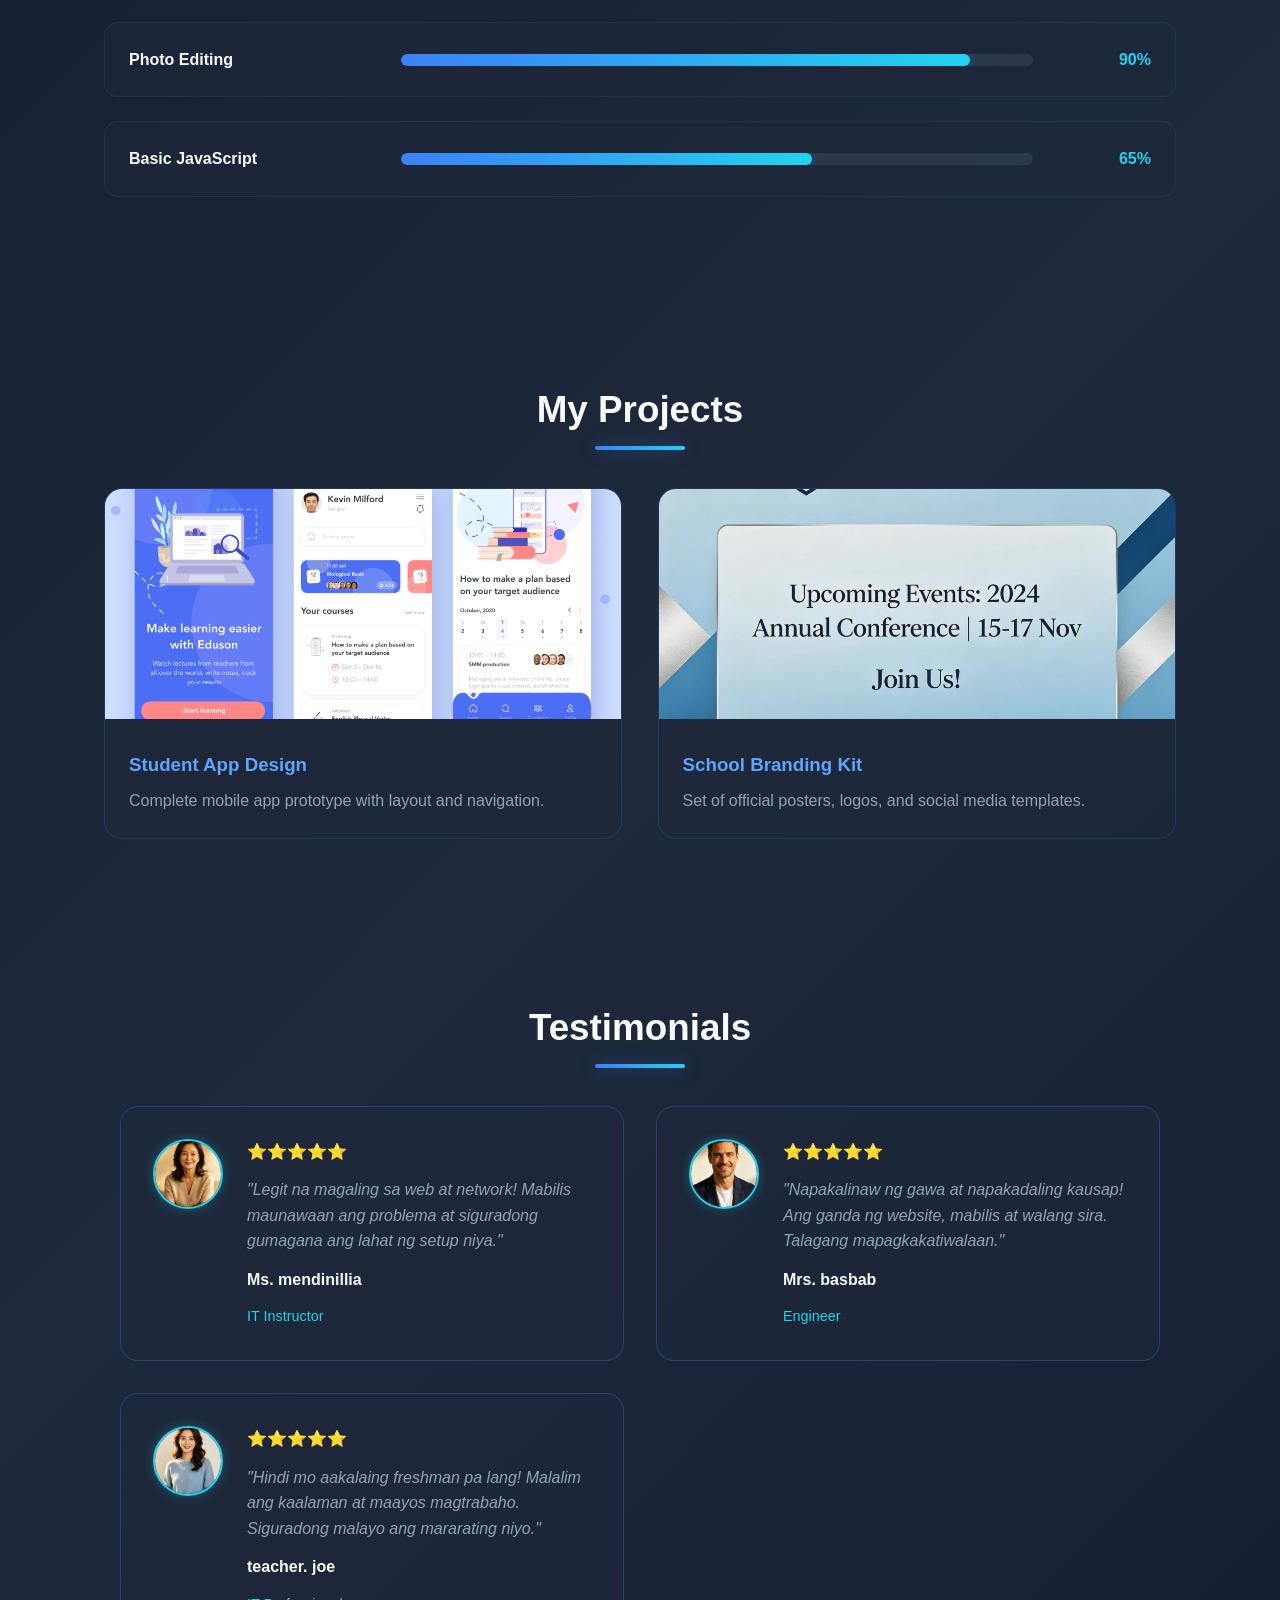
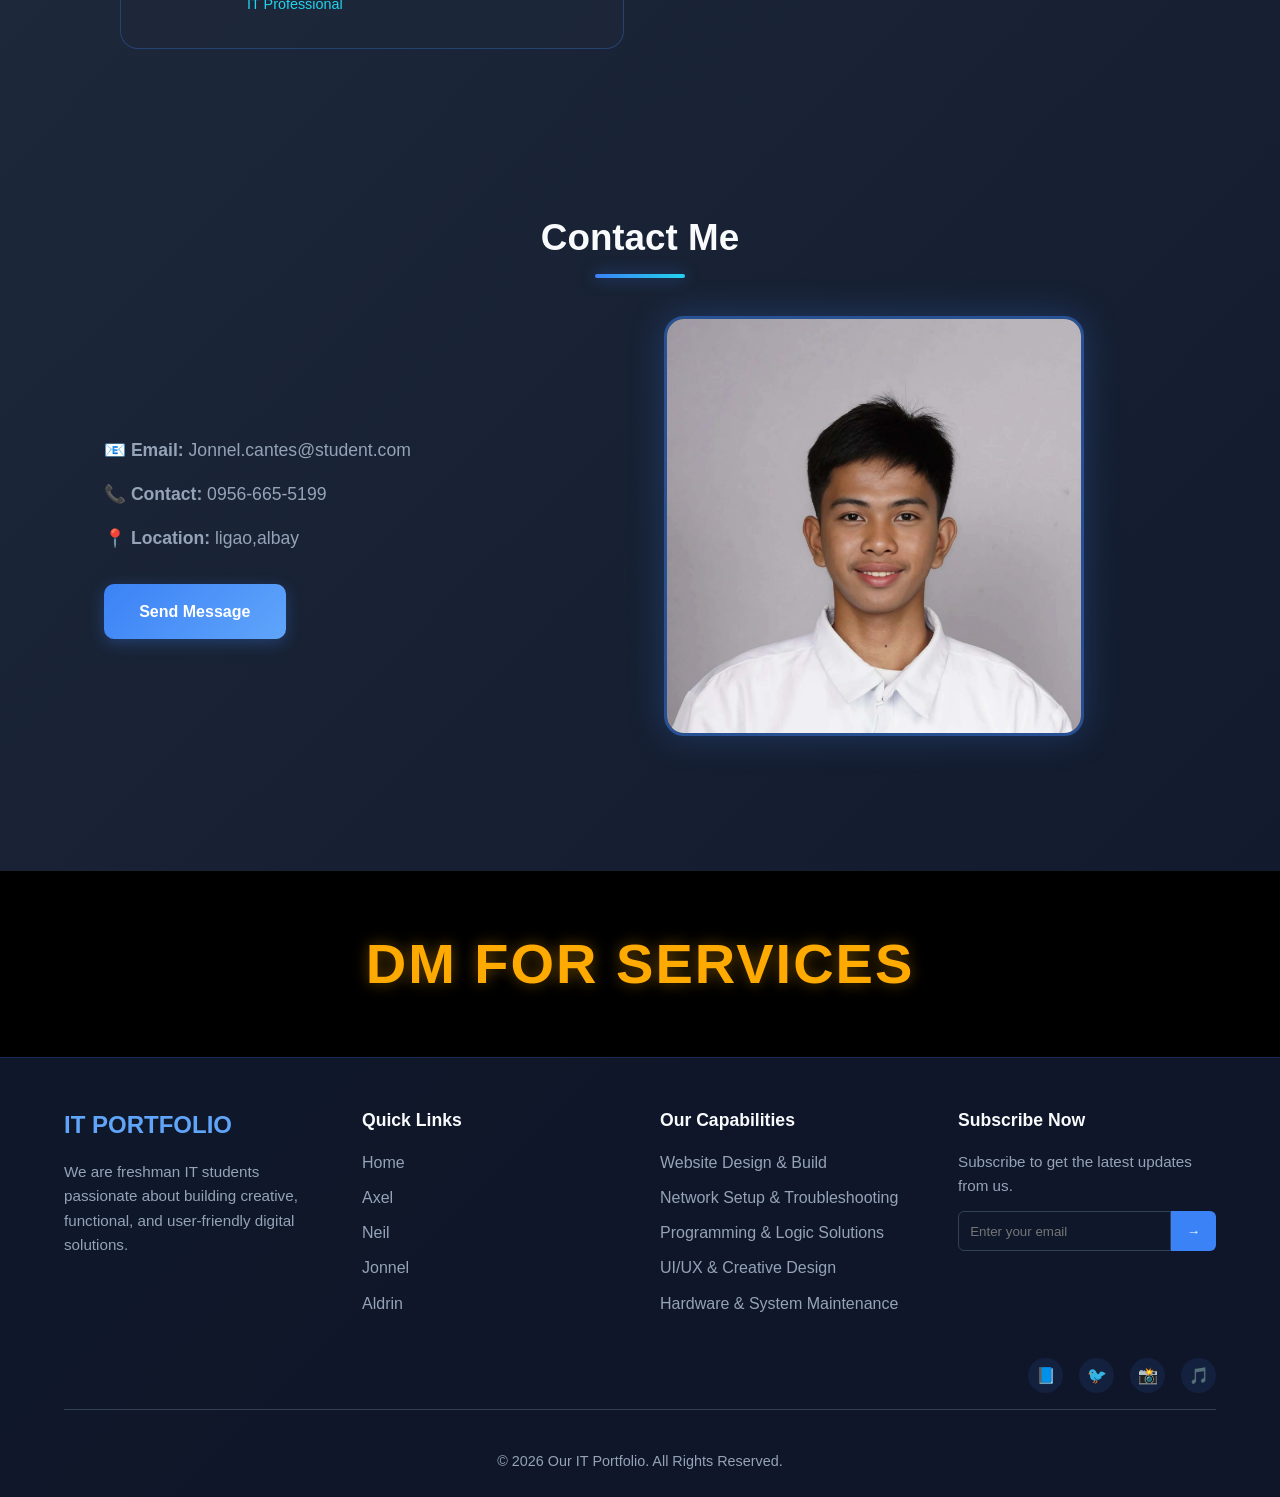
<file: jonnel.html>
<!DOCTYPE html>
<html lang="en">
<head>
    <meta charset="UTF-8">
    <meta name="viewport" content="width=device-width, initial-scale=1.0">
    <title>Axel James Cantes | Portfolio</title>
<style>
    * {
    margin: 0;
    padding: 0;
    box-sizing: border-box;
    font-family: 'Segoe UI', sans-serif;
    scroll-behavior: smooth;
}

:root {
    --dark: #0f172a;
    --darker: #1e293b;
    --blue: #3b82f6;
    --light-blue: #60a5fa;
    --accent: #22d3ee;
    --light: #f8fafc;
    --gray: #94a3b8;
    --border: #334155;
}

body {
    background: linear-gradient(135deg, #0f172a 0%, #1e293b 50%, #0f172a 100%);
    color: var(--light);
    line-height: 1.6;
    min-height: 100vh;
}

nav {
    background: rgba(30, 41, 59, 0.85);
    backdrop-filter: blur(10px);
    padding: 1.2rem 5%;
    display: flex;
    justify-content: space-between;
    align-items: center;
    position: sticky;
    top: 0;
    z-index: 99;
    border-bottom: 1px solid rgba(59, 130, 246, 0.2);
    box-shadow: 0 4px 20px rgba(0,0,0,0.3);
}
.logo {
    font-size: 1.5rem;
    font-weight: 700;
    color: var(--light-blue);
    text-shadow: 0 0 10px rgba(59, 130, 246, 0.4);
}
.nav-links a {
    color: var(--light);
    margin-left: 2rem;
    text-decoration: none;
    transition: 0.3s;
    position: relative;
}
.nav-links a::after {
    content: '';
    width: 0;
    height: 2px;
    background: var(--accent);
    position: absolute;
    bottom: -5px;
    left: 0;
    transition: 0.3s;
}
.nav-links a:hover, .nav-links a.active {
    color: var(--accent);
    text-shadow: 0 0 8px rgba(34, 211, 238, 0.6);
}
.nav-links a:hover::after, .nav-links a.active::after {
    width: 100%;
}

.section {
    padding: 5rem 5%;
    max-width: 1200px;
    margin: 0 auto;
    animation: fadeIn 0.8s ease forwards;
    opacity: 0;
}
@keyframes fadeIn {
    from { opacity: 0; transform: translateY(20px); }
    to { opacity: 1; transform: translateY(0); }
}
.section-title {
    text-align: center;
    font-size: 2.3rem;
    margin-bottom: 3rem;
    position: relative;
    color: var(--light);
}
.section-title::after {
    content: '';
    width: 90px;
    height: 4px;
    background: linear-gradient(90deg, var(--blue), var(--accent));
    position: absolute;
    bottom: -10px;
    left: 50%;
    transform: translateX(-50%);
    border-radius: 2px;
    box-shadow: 0 0 15px rgba(59, 130, 246, 0.5);
}

.btn {
    display: inline-block;
    padding: 0.9rem 2.2rem;
    background: linear-gradient(135deg, var(--blue), var(--light-blue));
    color: white;
    border-radius: 10px;
    text-decoration: none;
    font-weight: 600;
    transition: 0.3s;
    margin-right: 1rem;
    margin-top: 1rem;
    border: none;
    box-shadow: 0 4px 15px rgba(59, 130, 246, 0.3);
}
.btn:hover {
    transform: translateY(-3px);
    box-shadow: 0 8px 25px rgba(59, 130, 246, 0.5);
}
.btn-outline {
    background: transparent;
    border: 2px solid var(--light-blue);
    box-shadow: none;
}
.btn-outline:hover {
    background: rgba(59, 130, 246, 0.15);
    box-shadow: 0 0 20px rgba(59, 130, 246, 0.3);
}

.hero {
    display: grid;
    grid-template-columns: 1fr 1fr;
    gap: 4rem;
    align-items: center;
    min-height: 80vh;
    padding-top: 3rem;
}
.hero-text h1 {
    font-size: 3.2rem;
    margin-bottom: 1rem;
    background: linear-gradient(90deg, var(--light), var(--light-blue));
    -webkit-background-clip: text;
    -webkit-text-fill-color: transparent;
    background-clip: text;
}
.hero-text .role {
    color: var(--accent);
    font-size: 1.3rem;
    font-weight: 500;
    margin-bottom: 1.5rem;
    text-shadow: 0 0 8px rgba(34, 211, 238, 0.3);
}
.hero-text p {
    color: var(--gray);
    margin-bottom: 1.5rem;
    font-size: 1.05rem;
}
.hero-photo {
    width: 100%;
    max-width: 420px;
    border-radius: 20px;
    border: 3px solid rgba(59, 130, 246, 0.5);
    box-shadow: 0 0 35px rgba(59, 130, 246, 0.25);
    transition: 0.4s ease;
    object-fit: cover;
}
.hero-photo:hover {
    transform: scale(1.03);
    box-shadow: 0 0 45px rgba(59, 130, 246, 0.4);
}

.grid-3 {
    display: grid;
    grid-template-columns: repeat(auto-fit, minmax(280px, 1fr));
    gap: 2.2rem;
}
.card {
    background: rgba(30, 41, 59, 0.6);
    backdrop-filter: blur(5px);
    padding: 2rem;
    border-radius: 18px;
    border: 1px solid rgba(59, 130, 246, 0.2);
    transition: 0.4s ease;
}
.card:hover {
    transform: translateY(-8px);
    border-color: var(--accent);
    box-shadow: 0 12px 30px rgba(34, 211, 238, 0.15);
    background: rgba(30, 41, 59, 0.85);
}
.card h3 {
    margin: 1rem 0 0.5rem;
    color: var(--light-blue);
}
.card p {
    color: var(--gray);
}

.skill-row {
    background: rgba(30, 41, 59, 0.6);
    backdrop-filter: blur(5px);
    padding: 1.5rem;
    border-radius: 14px;
    margin-bottom: 1.5rem;
    display: flex;
    justify-content: space-between;
    align-items: center;
    gap: 1rem;
    border: 1px solid rgba(59, 130, 246, 0.15);
    transition: 0.3s;
}
.skill-row:hover {
    border-color: var(--accent);
}
.skill-name {
    width: 25%;
    font-weight: 600;
    color: var(--light);
}
.skill-bar {
    flex: 1;
    height: 12px;
    background: rgba(51, 65, 85, 0.7);
    border-radius: 10px;
    overflow: hidden;
}
.skill-fill {
    height: 100%;
    background: linear-gradient(90deg, var(--blue), var(--accent));
    border-radius: 10px;
    transition: width 1.2s ease;
    box-shadow: 0 0 10px rgba(59, 130, 246, 0.4);
}
.skill-percent {
    width: 10%;
    text-align: right;
    font-weight: 700;
    color: var(--accent);
}

.work-card {
    background: rgba(30, 41, 59, 0.6);
    backdrop-filter: blur(5px);
    border-radius: 18px;
    overflow: hidden;
    border: 1px solid rgba(59, 130, 246, 0.2);
    transition: 0.4s ease;
}
.work-card:hover {
    transform: translateY(-6px);
    border-color: var(--accent);
    box-shadow: 0 10px 25px rgba(34, 211, 238, 0.18);
}
.work-img {
    width: 100%;
    height: 230px;
    object-fit: cover;
    transition: 0.4s ease;
}
.work-card:hover .work-img {
    transform: scale(1.05);
}
.work-info {
    padding: 1.5rem;
}
.work-info h3 {
    color: var(--light-blue);
    margin-bottom: 0.5rem;
}
.work-info p {
    color: var(--gray);
}

.testimonial-wrapper {
    display: grid;
    grid-template-columns: repeat(auto-fit, minmax(350px, 1fr));
    gap: 2rem;
    margin-top: 2rem;
    padding: 0 1rem;
}
.testimonial-card {
    background: rgba(30, 41, 59, 0.6);
    backdrop-filter: blur(5px);
    padding: 2rem;
    border-radius: 18px;
    border: 1px solid rgba(59, 130, 246, 0.3);
    transition: 0.4s ease;
    display: flex;
    gap: 1.5rem;
    align-items: flex-start;
    min-height: 200px;
}
.testimonial-card:hover {
    transform: translateY(-5px);
    border-color: var(--accent);
    box-shadow: 0 8px 25px rgba(34, 211, 238, 0.2);
}
.testi-photo img {
    width: 70px;
    height: 70px;
    border-radius: 50%;
    object-fit: cover;
    border: 2px solid var(--accent);
    flex-shrink: 0;
    box-shadow: 0 0 12px rgba(34, 211, 238, 0.3);
}
.testi-content {
    flex: 1;
    display: flex;
    flex-direction: column;
    gap: 0.8rem;
}
.stars {
    color: #fbbf24;
    font-size: 1rem;
    margin: 0;
}
.testi-text {
    color: var(--gray);
    font-style: italic;
    line-height: 1.6;
    margin: 0;
}
.testi-name {
    color: var(--light);
    font-weight: 700;
    margin: 0;
    font-size: 1rem;
}
.testi-role {
    color: var(--accent);
    font-size: 0.9rem;
    margin: 0;
}

.contact-wrap {
    display: grid;
    grid-template-columns: 1fr 1fr;
    gap: 3rem;
    align-items: center;
}
.contact-info p {
    margin: 1rem 0;
    color: var(--gray);
    font-size: 1.1rem;
}

.dm-banner {
    background: #000;
    padding: 3rem 5%;
    text-align: center;
    margin-top: 3rem;
}
.dm-banner h2 {
    color: #ffaa00;
    font-size: 3.5rem;
    font-weight: 900;
    text-transform: uppercase;
    letter-spacing: 2px;
    text-shadow: 0 0 15px rgba(255, 170, 0, 0.4);
}

.site-footer {
    background: rgba(15, 23, 42, 0.95);
    padding: 3rem 5% 1.5rem;
    border-top: 1px solid rgba(59, 130, 246, 0.2);
}
.footer-top {
    display: grid;
    grid-template-columns: repeat(auto-fit, minmax(240px, 1fr));
    gap: 2.5rem;
    margin-bottom: 2rem;
}
.footer-logo {
    color: var(--light-blue);
    font-size: 1.5rem;
    font-weight: 700;
    margin-bottom: 1rem;
}
.footer-brand p, .footer-col p {
    color: var(--gray);
    font-size: 0.95rem;
    line-height: 1.6;
}
.footer-col h4 {
    color: var(--light);
    margin-bottom: 1rem;
    font-size: 1.1rem;
}
.footer-col ul {
    list-style: none;
    padding-left: 0;
}
.footer-col ul li {
    margin-bottom: 0.6rem;
    color: var(--gray);
}
.footer-col ul li a {
    color: var(--gray);
    text-decoration: none;
    transition: 0.2s;
}
.footer-col ul li a:hover {
    color: var(--accent);
    padding-left: 5px;
}
.subscribe-input {
    display: flex;
    margin-top: 0.8rem;
}
.subscribe-input input {
    flex: 1;
    padding: 0.7rem;
    border: 1px solid var(--border);
    border-radius: 6px 0 0 6px;
    background: var(--dark);
    color: var(--light);
    outline: none;
}
.subscribe-input button {
    padding: 0.7rem 1rem;
    background: var(--blue);
    color: white;
    border: none;
    border-radius: 0 6px 6px 0;
    cursor: pointer;
    transition: 0.2s;
}
.subscribe-input button:hover {
    background: #1d4ed8;
}
.social-links {
    display: flex;
    justify-content: flex-end;
    gap: 1rem;
    margin-bottom: 1.5rem;
    padding-bottom: 1rem;
    border-bottom: 1px solid var(--border);
}
.social-icon {
    width: 35px;
    height: 35px;
    display: flex;
    align-items: center;
    justify-content: center;
    background: rgba(59, 130, 246, 0.1);
    border-radius: 50%;
    color: var(--light-blue);
    text-decoration: none;
    font-size: 1rem;
    transition: 0.3s;
}
.social-icon:hover {
    background: var(--blue);
    transform: translateY(-3px);
    box-shadow: 0 0 15px rgba(59, 130, 246, 0.4);
}
.footer-bottom {
    text-align: center;
    padding-top: 1rem;
    color: var(--gray);
    font-size: 0.9rem;
}

@media (max-width: 768px) {
    .nav-links { display: none; }
    .hero, .contact-wrap { grid-template-columns: 1fr; text-align: center; }
    .hero-text h1 { font-size: 2.2rem; }
    .hero-photo { margin: 0 auto; }
    .skill-row { flex-wrap: wrap; }
    .skill-name, .skill-percent { width: auto; }
    .skill-bar { width: 100%; order: 3; }
    .testimonial-card { flex-direction: column; text-align: center; }
    .testi-photo { margin: 0 auto; }
    .dm-banner h2 { font-size: 2rem; }
    .social-links { justify-content: center; }
}
    </style>
</head>
<body>


<nav>
    <div class="logo">IT PORTFOLIO</div>
    <div class="nav-links">
        <a href="index.html">Home</a>
        <a href="jonnel.html" >About</a>
        <a href="#testimonials" >Testimonials</a>
        <a href="#works" >Portfolio</a>
        <a href="#skills" >Skills</a>
        <a href="#contact" >Contact</a>
    </div>
</nav>

<section class="section hero">
    <div class="hero-text">
        <h1>Hi, I'm Jonnel Cezera</h1>
        <p class="role">Freshman IT Student | UI/UX & Creative Tech</p>
        <p>I make technology look good and easy to use. I focus on design, visuals, and how people interact with digital products.</p>
        <a href="#works" class="btn">See My Work</a>
        <a href="#contact" class="btn btn-outline">Contact Me</a>
    </div>
    <div>
        <img src="images/jonnel.jpg" alt="Jonnel" class="hero-photo" style="object-fit:cover;">
    </div>
</section>

<section class="section">
    <h2 class="section-title">My Tech Capabilities</h2>
    <div class="grid-3">
        <div class="card"><h3>UI/UX Design</h3><p>Making app & website layouts, prototypes, and user-friendly designs.</p></div>
        <div class="card"><h3>Digital Graphics</h3><p>Creating posters, logos, and edited images using design tools.</p></div>
        <div class="card"><h3>Frontend Basics</h3><p>Adding simple animations and style to web pages.</p></div>
    </div>
</section>

<section id="skills" class="section">
    <h2 class="section-title">My Skills</h2>
    <div class="skill-row"><div class="skill-name">Canva</div><div class="skill-bar"><div class="skill-fill" style="width:95%;"></div></div><div class="skill-percent">95%</div></div>
    <div class="skill-row"><div class="skill-name">Figma</div><div class="skill-bar"><div class="skill-fill" style="width:88%;"></div></div><div class="skill-percent">88%</div></div>
    <div class="skill-row"><div class="skill-name">Photo Editing</div><div class="skill-bar"><div class="skill-fill" style="width:90%;"></div></div><div class="skill-percent">90%</div></div>
    <div class="skill-row"><div class="skill-name">Basic JavaScript</div><div class="skill-bar"><div class="skill-fill" style="width:65%;"></div></div><div class="skill-percent">65%</div></div>
</section>

<section id="works" class="section">
    <h2 class="section-title">My Projects</h2>
    <div class="grid-3">
        <div class="work-card"><img src="images/jonnel1.jpg" class="work-img"><div class="work-info"><h3>Student App Design</h3><p>Complete mobile app prototype with layout and navigation.</p></div></div>
        <div class="work-card"><img src="images/jonnel2.jpg" class="work-img"><div class="work-info"><h3>School Branding Kit</h3><p>Set of official posters, logos, and social media templates.</p></div></div>
    </div>
</section>
<section class="section" id="testimonials">
    <h2 class="section-title">Testimonials</h2>
    <div class="testimonial-wrapper">
        <!-- Testimonial 1 -->
        <div class="testimonial-card">
            <div class="testi-photo">
                <img src="images/testi7.jpg" alt="Ms. mendinillia">
            </div>
            <div class="testi-content">
                <div class="stars">⭐⭐⭐⭐⭐</div>
                <p class="testi-text">"Legit na magaling sa web at network! Mabilis maunawaan ang problema at siguradong gumagana ang lahat ng setup niya."</p>
                <h4 class="testi-name">Ms. mendinillia</h4>
                <p class="testi-role">IT Instructor</p>
            </div>
        </div>

        <!-- Testimonial 2 -->
        <div class="testimonial-card">
            <div class="testi-photo">
                <img src="images/testi8.jpg" alt="Mrs. basbab">
            </div>
            <div class="testi-content">
                <div class="stars">⭐⭐⭐⭐⭐</div>
                <p class="testi-text">"Napakalinaw ng gawa at napakadaling kausap! Ang ganda ng website, mabilis at walang sira. Talagang mapagkakatiwalaan."</p>
                <h4 class="testi-name">Mrs. basbab</h4>
                <p class="testi-role">Engineer</p>
            </div>
        </div>

        <!-- Testimonial 3 -->
        <div class="testimonial-card">
            <div class="testi-photo">
                <img src="images/testi9.jpg" alt="teacher. joe">
            </div>
            <div class="testi-content">
                <div class="stars">⭐⭐⭐⭐⭐</div>
                <p class="testi-text">"Hindi mo aakalaing freshman pa lang! Malalim ang kaalaman at maayos magtrabaho. Siguradong malayo ang mararating niyo."</p>
                <h4 class="testi-name">teacher. joe</h4>
                <p class="testi-role">IT Professional</p>
            </div>
        </div>
    </div>
</section>

<section class="section" id="contact">
    <h2 class="section-title">Contact Me</h2>
    <div class="contact-wrap">
        <div class="contact-info">
            <p><strong>📧 Email:</strong>   Jonnel.cantes@student.com</p>
            <p><strong>📞 Contact:</strong> 0956-665-5199</p>
            <p><strong>📍 Location:</strong> ligao,albay </p>
            <a href="mailto:jonnel.cantes@student.com" class="btn">Send Message</a>
        </div>
        <div>
        <img src="images/jonnel.jpg" alt="Contact" class="hero-photo">
    </div>
</section>
<section class="dm-banner">
    <h2>DM FOR SERVICES</h2>
</section>

<footer class="site-footer">
    <div class="footer-top">
        <div class="footer-brand">
            <h3 class="footer-logo">IT PORTFOLIO</h3>
            <p>We are freshman IT students passionate about building creative, functional, and user-friendly digital solutions.</p>
        </div>
        <div class="footer-col">
            <h4>Quick Links</h4>
            <ul>
                <li><a href="index.html">Home</a></li>
                <li><a href="axel.html">Axel</a></li>
                <li><a href="neil.html">Neil</a></li>
                <li><a href="jonnel.html">Jonnel</a></li>
                <li><a href="aldrin.html">Aldrin</a></li>
            </ul>
        </div>
        <div class="footer-col">
            <h4>Our Capabilities</h4>
            <ul>
                <li>Website Design & Build</li>
                <li>Network Setup & Troubleshooting</li>
                <li>Programming & Logic Solutions</li>
                <li>UI/UX & Creative Design</li>
                <li>Hardware & System Maintenance</li>
            </ul>
        </div>
        <div class="footer-col">
            <h4>Subscribe Now</h4>
            <p>Subscribe to get the latest updates from us.</p>
            <div class="subscribe-input">
                <input type="email" placeholder="Enter your email">
                <button>→</button>
            </div>
        </div>
    </div>
    <div class="social-links">
        <a href="#" class="social-icon">📘</a>
        <a href="#" class="social-icon">🐦</a>
        <a href="#" class="social-icon">📸</a>
        <a href="#" class="social-icon">🎵</a>
    </div>
    <div class="footer-bottom">
        <p>&copy; 2026 Our IT Portfolio. All Rights Reserved.</p>
    </div>
</footer>
</body>
</html>
</file>
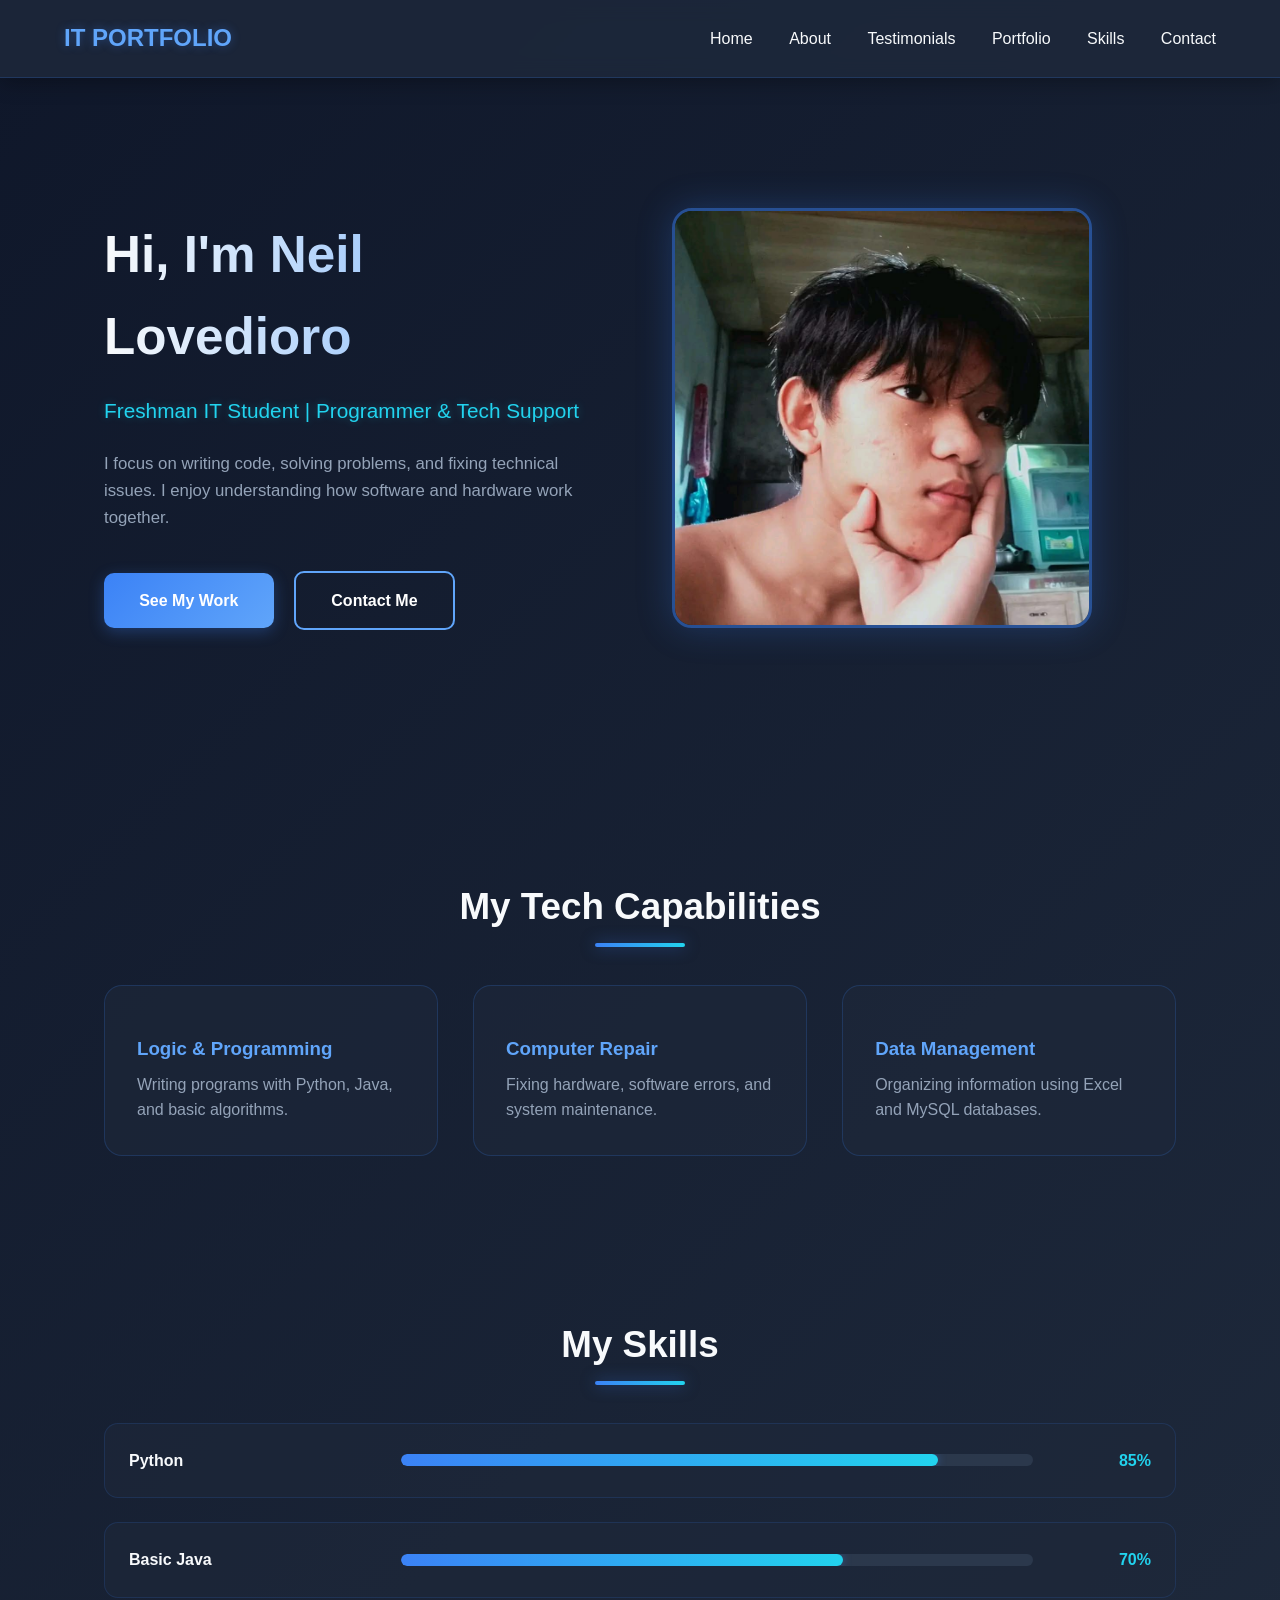
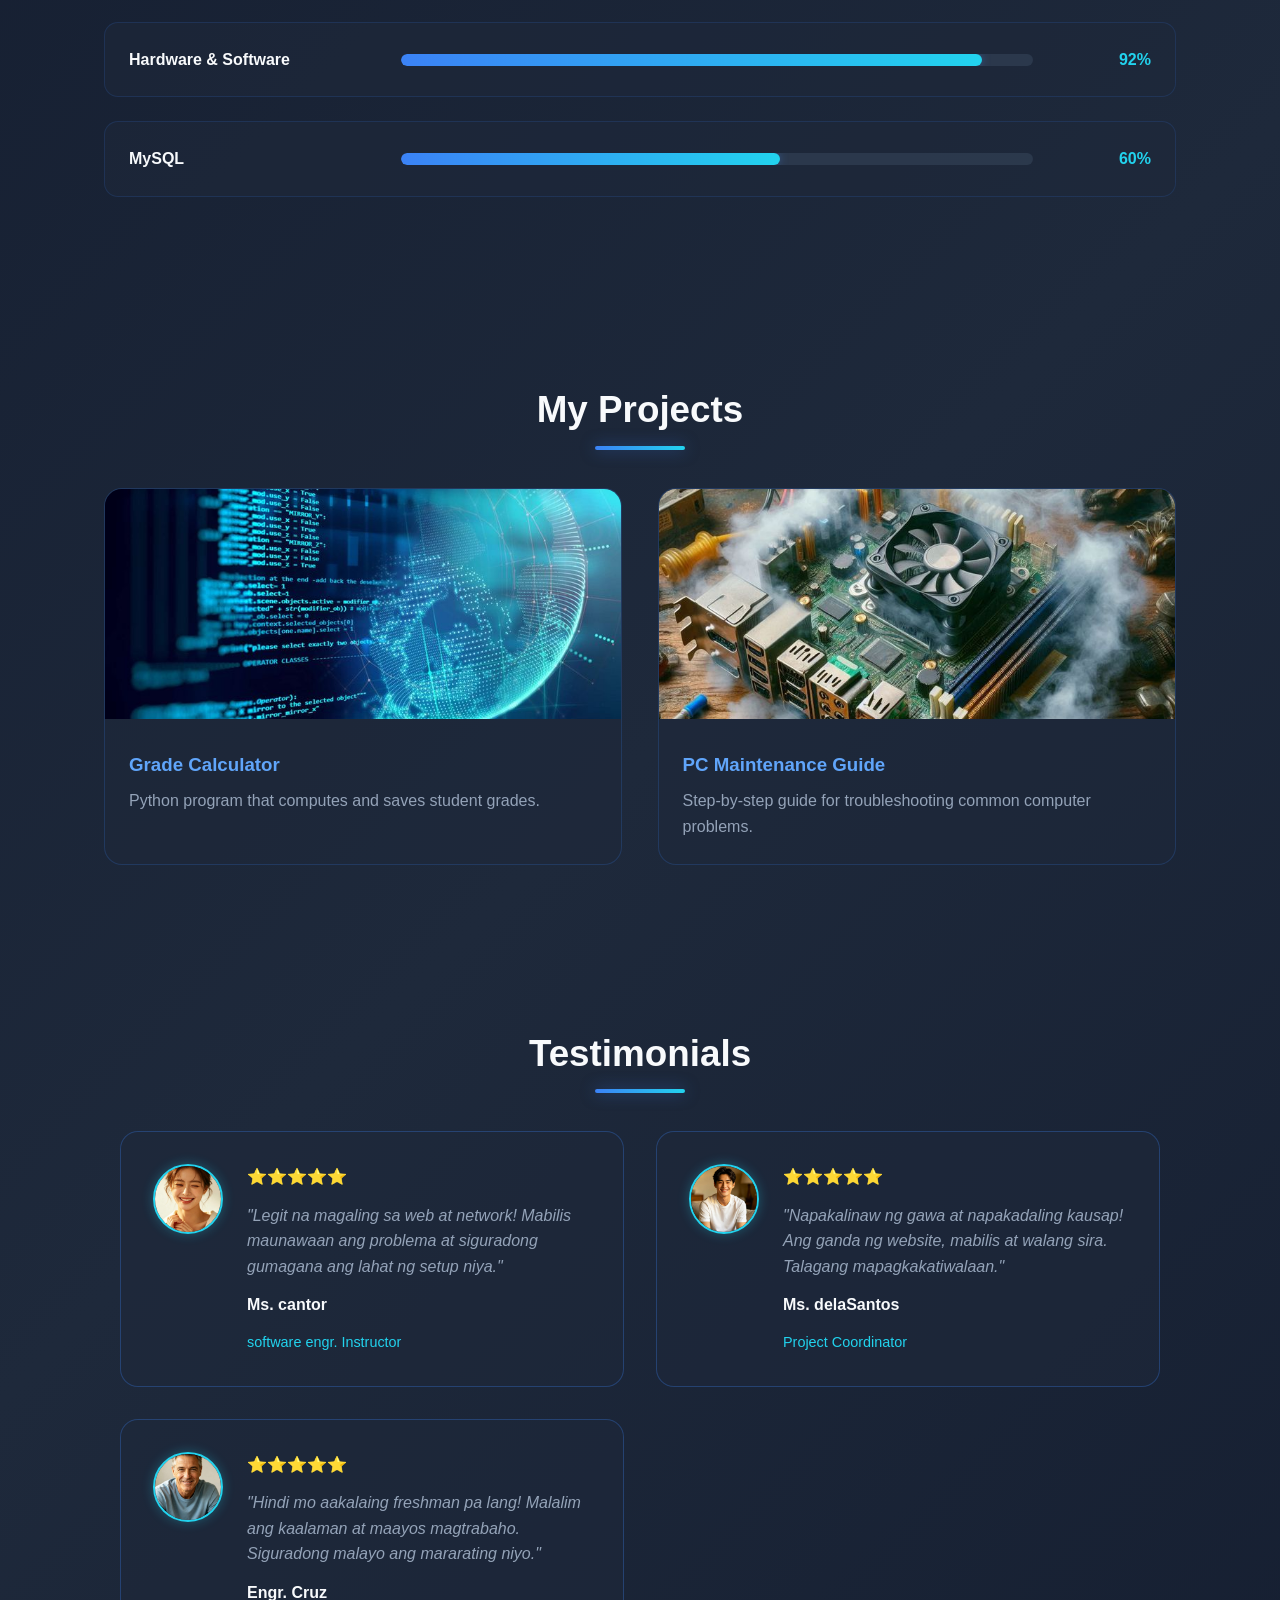
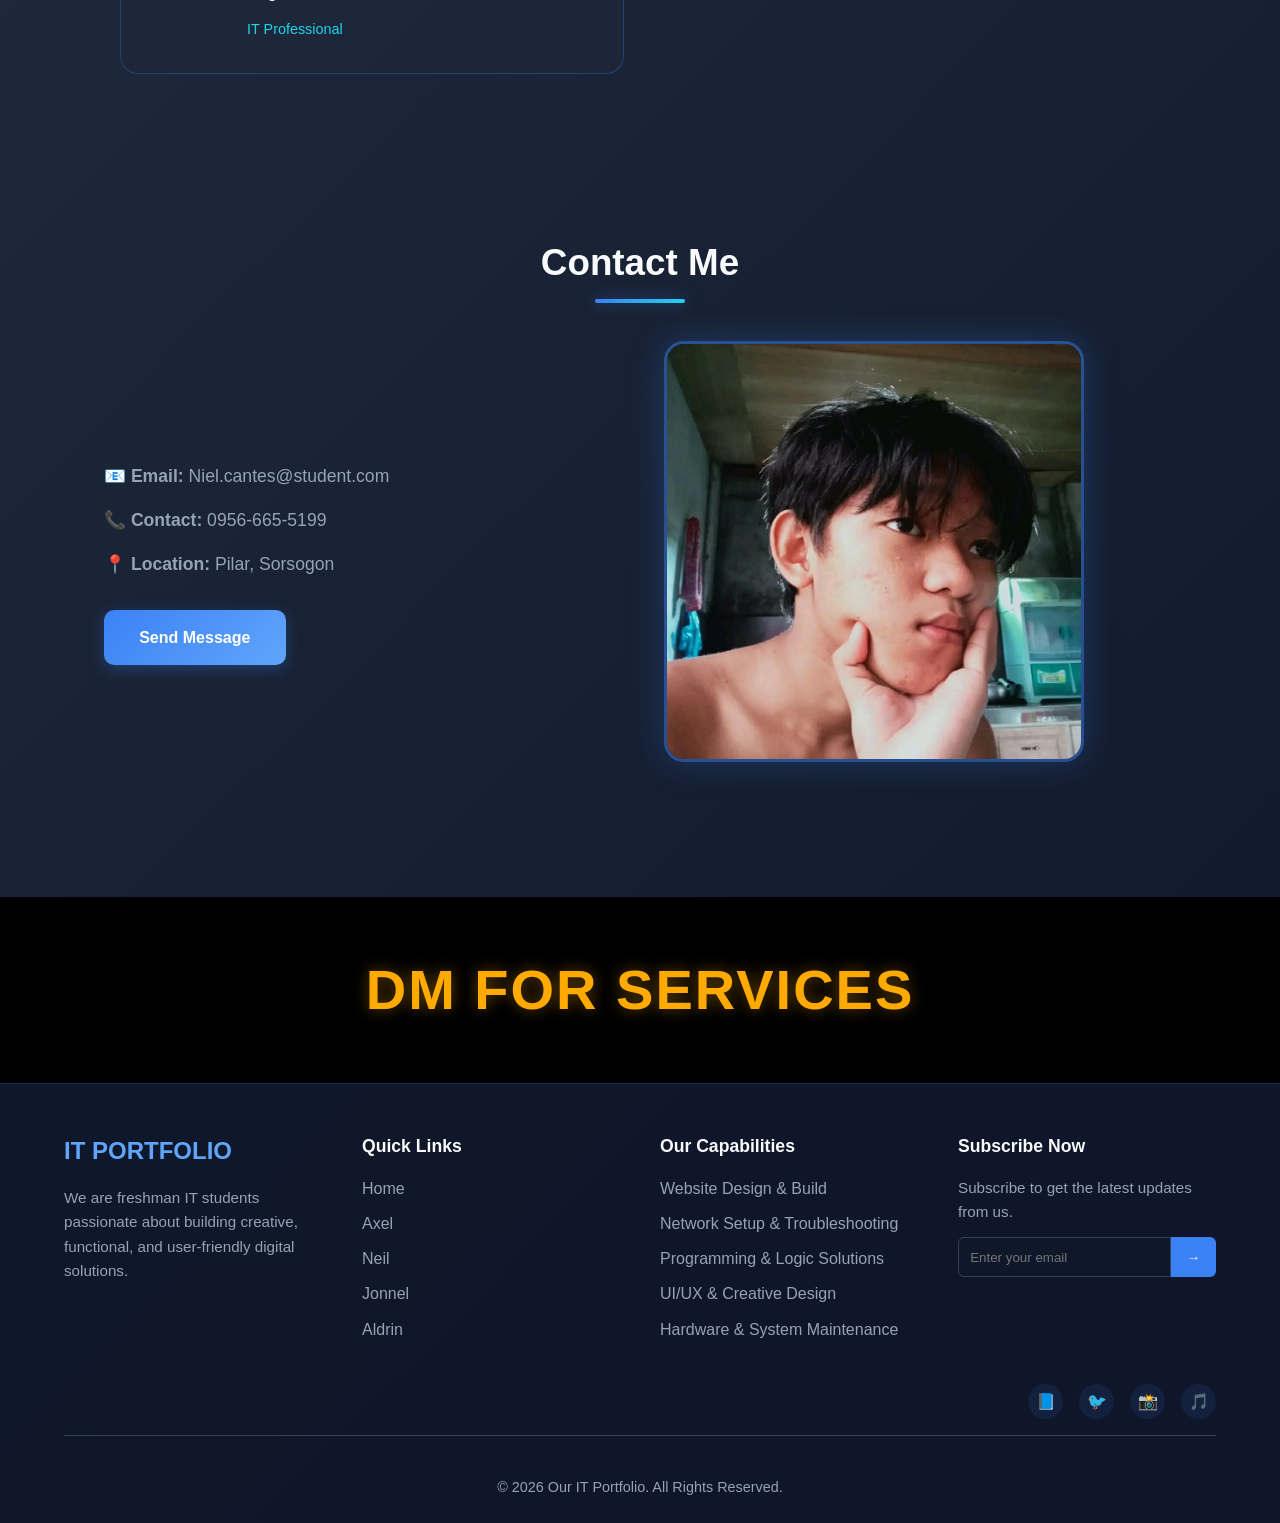
<file: neil.html>
<!DOCTYPE html>
<html lang="en">
<head>
    <meta charset="UTF-8">
    <meta name="viewport" content="width=device-width, initial-scale=1.0">
    <title>Axel James Cantes | Portfolio</title>
<style>
    * {
    margin: 0;
    padding: 0;
    box-sizing: border-box;
    font-family: 'Segoe UI', sans-serif;
    scroll-behavior: smooth;
}

:root {
    --dark: #0f172a;
    --darker: #1e293b;
    --blue: #3b82f6;
    --light-blue: #60a5fa;
    --accent: #22d3ee;
    --light: #f8fafc;
    --gray: #94a3b8;
    --border: #334155;
}

body {
    background: linear-gradient(135deg, #0f172a 0%, #1e293b 50%, #0f172a 100%);
    color: var(--light);
    line-height: 1.6;
    min-height: 100vh;
}

nav {
    background: rgba(30, 41, 59, 0.85);
    backdrop-filter: blur(10px);
    padding: 1.2rem 5%;
    display: flex;
    justify-content: space-between;
    align-items: center;
    position: sticky;
    top: 0;
    z-index: 99;
    border-bottom: 1px solid rgba(59, 130, 246, 0.2);
    box-shadow: 0 4px 20px rgba(0,0,0,0.3);
}
.logo {
    font-size: 1.5rem;
    font-weight: 700;
    color: var(--light-blue);
    text-shadow: 0 0 10px rgba(59, 130, 246, 0.4);
}
.nav-links a {
    color: var(--light);
    margin-left: 2rem;
    text-decoration: none;
    transition: 0.3s;
    position: relative;
}
.nav-links a::after {
    content: '';
    width: 0;
    height: 2px;
    background: var(--accent);
    position: absolute;
    bottom: -5px;
    left: 0;
    transition: 0.3s;
}
.nav-links a:hover, .nav-links a.active {
    color: var(--accent);
    text-shadow: 0 0 8px rgba(34, 211, 238, 0.6);
}
.nav-links a:hover::after, .nav-links a.active::after {
    width: 100%;
}

.section {
    padding: 5rem 5%;
    max-width: 1200px;
    margin: 0 auto;
    animation: fadeIn 0.8s ease forwards;
    opacity: 0;
}
@keyframes fadeIn {
    from { opacity: 0; transform: translateY(20px); }
    to { opacity: 1; transform: translateY(0); }
}
.section-title {
    text-align: center;
    font-size: 2.3rem;
    margin-bottom: 3rem;
    position: relative;
    color: var(--light);
}
.section-title::after {
    content: '';
    width: 90px;
    height: 4px;
    background: linear-gradient(90deg, var(--blue), var(--accent));
    position: absolute;
    bottom: -10px;
    left: 50%;
    transform: translateX(-50%);
    border-radius: 2px;
    box-shadow: 0 0 15px rgba(59, 130, 246, 0.5);
}

.btn {
    display: inline-block;
    padding: 0.9rem 2.2rem;
    background: linear-gradient(135deg, var(--blue), var(--light-blue));
    color: white;
    border-radius: 10px;
    text-decoration: none;
    font-weight: 600;
    transition: 0.3s;
    margin-right: 1rem;
    margin-top: 1rem;
    border: none;
    box-shadow: 0 4px 15px rgba(59, 130, 246, 0.3);
}
.btn:hover {
    transform: translateY(-3px);
    box-shadow: 0 8px 25px rgba(59, 130, 246, 0.5);
}
.btn-outline {
    background: transparent;
    border: 2px solid var(--light-blue);
    box-shadow: none;
}
.btn-outline:hover {
    background: rgba(59, 130, 246, 0.15);
    box-shadow: 0 0 20px rgba(59, 130, 246, 0.3);
}

.hero {
    display: grid;
    grid-template-columns: 1fr 1fr;
    gap: 4rem;
    align-items: center;
    min-height: 80vh;
    padding-top: 3rem;
}
.hero-text h1 {
    font-size: 3.2rem;
    margin-bottom: 1rem;
    background: linear-gradient(90deg, var(--light), var(--light-blue));
    -webkit-background-clip: text;
    -webkit-text-fill-color: transparent;
    background-clip: text;
}
.hero-text .role {
    color: var(--accent);
    font-size: 1.3rem;
    font-weight: 500;
    margin-bottom: 1.5rem;
    text-shadow: 0 0 8px rgba(34, 211, 238, 0.3);
}
.hero-text p {
    color: var(--gray);
    margin-bottom: 1.5rem;
    font-size: 1.05rem;
}
.hero-photo {
    width: 100%;
    max-width: 420px;
    border-radius: 20px;
    border: 3px solid rgba(59, 130, 246, 0.5);
    box-shadow: 0 0 35px rgba(59, 130, 246, 0.25);
    transition: 0.4s ease;
    object-fit: cover;
}
.hero-photo:hover {
    transform: scale(1.03);
    box-shadow: 0 0 45px rgba(59, 130, 246, 0.4);
}

.grid-3 {
    display: grid;
    grid-template-columns: repeat(auto-fit, minmax(280px, 1fr));
    gap: 2.2rem;
}
.card {
    background: rgba(30, 41, 59, 0.6);
    backdrop-filter: blur(5px);
    padding: 2rem;
    border-radius: 18px;
    border: 1px solid rgba(59, 130, 246, 0.2);
    transition: 0.4s ease;
}
.card:hover {
    transform: translateY(-8px);
    border-color: var(--accent);
    box-shadow: 0 12px 30px rgba(34, 211, 238, 0.15);
    background: rgba(30, 41, 59, 0.85);
}
.card h3 {
    margin: 1rem 0 0.5rem;
    color: var(--light-blue);
}
.card p {
    color: var(--gray);
}

.skill-row {
    background: rgba(30, 41, 59, 0.6);
    backdrop-filter: blur(5px);
    padding: 1.5rem;
    border-radius: 14px;
    margin-bottom: 1.5rem;
    display: flex;
    justify-content: space-between;
    align-items: center;
    gap: 1rem;
    border: 1px solid rgba(59, 130, 246, 0.15);
    transition: 0.3s;
}
.skill-row:hover {
    border-color: var(--accent);
}
.skill-name {
    width: 25%;
    font-weight: 600;
    color: var(--light);
}
.skill-bar {
    flex: 1;
    height: 12px;
    background: rgba(51, 65, 85, 0.7);
    border-radius: 10px;
    overflow: hidden;
}
.skill-fill {
    height: 100%;
    background: linear-gradient(90deg, var(--blue), var(--accent));
    border-radius: 10px;
    transition: width 1.2s ease;
    box-shadow: 0 0 10px rgba(59, 130, 246, 0.4);
}
.skill-percent {
    width: 10%;
    text-align: right;
    font-weight: 700;
    color: var(--accent);
}

.work-card {
    background: rgba(30, 41, 59, 0.6);
    backdrop-filter: blur(5px);
    border-radius: 18px;
    overflow: hidden;
    border: 1px solid rgba(59, 130, 246, 0.2);
    transition: 0.4s ease;
}
.work-card:hover {
    transform: translateY(-6px);
    border-color: var(--accent);
    box-shadow: 0 10px 25px rgba(34, 211, 238, 0.18);
}
.work-img {
    width: 100%;
    height: 230px;
    object-fit: cover;
    transition: 0.4s ease;
}
.work-card:hover .work-img {
    transform: scale(1.05);
}
.work-info {
    padding: 1.5rem;
}
.work-info h3 {
    color: var(--light-blue);
    margin-bottom: 0.5rem;
}
.work-info p {
    color: var(--gray);
}

.testimonial-wrapper {
    display: grid;
    grid-template-columns: repeat(auto-fit, minmax(350px, 1fr));
    gap: 2rem;
    margin-top: 2rem;
    padding: 0 1rem;
}
.testimonial-card {
    background: rgba(30, 41, 59, 0.6);
    backdrop-filter: blur(5px);
    padding: 2rem;
    border-radius: 18px;
    border: 1px solid rgba(59, 130, 246, 0.3);
    transition: 0.4s ease;
    display: flex;
    gap: 1.5rem;
    align-items: flex-start;
    min-height: 200px;
}
.testimonial-card:hover {
    transform: translateY(-5px);
    border-color: var(--accent);
    box-shadow: 0 8px 25px rgba(34, 211, 238, 0.2);
}
.testi-photo img {
    width: 70px;
    height: 70px;
    border-radius: 50%;
    object-fit: cover;
    border: 2px solid var(--accent);
    flex-shrink: 0;
    box-shadow: 0 0 12px rgba(34, 211, 238, 0.3);
}
.testi-content {
    flex: 1;
    display: flex;
    flex-direction: column;
    gap: 0.8rem;
}
.stars {
    color: #fbbf24;
    font-size: 1rem;
    margin: 0;
}
.testi-text {
    color: var(--gray);
    font-style: italic;
    line-height: 1.6;
    margin: 0;
}
.testi-name {
    color: var(--light);
    font-weight: 700;
    margin: 0;
    font-size: 1rem;
}
.testi-role {
    color: var(--accent);
    font-size: 0.9rem;
    margin: 0;
}

.contact-wrap {
    display: grid;
    grid-template-columns: 1fr 1fr;
    gap: 3rem;
    align-items: center;
}
.contact-info p {
    margin: 1rem 0;
    color: var(--gray);
    font-size: 1.1rem;
}

.dm-banner {
    background: #000;
    padding: 3rem 5%;
    text-align: center;
    margin-top: 3rem;
}
.dm-banner h2 {
    color: #ffaa00;
    font-size: 3.5rem;
    font-weight: 900;
    text-transform: uppercase;
    letter-spacing: 2px;
    text-shadow: 0 0 15px rgba(255, 170, 0, 0.4);
}

.site-footer {
    background: rgba(15, 23, 42, 0.95);
    padding: 3rem 5% 1.5rem;
    border-top: 1px solid rgba(59, 130, 246, 0.2);
}
.footer-top {
    display: grid;
    grid-template-columns: repeat(auto-fit, minmax(240px, 1fr));
    gap: 2.5rem;
    margin-bottom: 2rem;
}
.footer-logo {
    color: var(--light-blue);
    font-size: 1.5rem;
    font-weight: 700;
    margin-bottom: 1rem;
}
.footer-brand p, .footer-col p {
    color: var(--gray);
    font-size: 0.95rem;
    line-height: 1.6;
}
.footer-col h4 {
    color: var(--light);
    margin-bottom: 1rem;
    font-size: 1.1rem;
}
.footer-col ul {
    list-style: none;
    padding-left: 0;
}
.footer-col ul li {
    margin-bottom: 0.6rem;
    color: var(--gray);
}
.footer-col ul li a {
    color: var(--gray);
    text-decoration: none;
    transition: 0.2s;
}
.footer-col ul li a:hover {
    color: var(--accent);
    padding-left: 5px;
}
.subscribe-input {
    display: flex;
    margin-top: 0.8rem;
}
.subscribe-input input {
    flex: 1;
    padding: 0.7rem;
    border: 1px solid var(--border);
    border-radius: 6px 0 0 6px;
    background: var(--dark);
    color: var(--light);
    outline: none;
}
.subscribe-input button {
    padding: 0.7rem 1rem;
    background: var(--blue);
    color: white;
    border: none;
    border-radius: 0 6px 6px 0;
    cursor: pointer;
    transition: 0.2s;
}
.subscribe-input button:hover {
    background: #1d4ed8;
}
.social-links {
    display: flex;
    justify-content: flex-end;
    gap: 1rem;
    margin-bottom: 1.5rem;
    padding-bottom: 1rem;
    border-bottom: 1px solid var(--border);
}
.social-icon {
    width: 35px;
    height: 35px;
    display: flex;
    align-items: center;
    justify-content: center;
    background: rgba(59, 130, 246, 0.1);
    border-radius: 50%;
    color: var(--light-blue);
    text-decoration: none;
    font-size: 1rem;
    transition: 0.3s;
}
.social-icon:hover {
    background: var(--blue);
    transform: translateY(-3px);
    box-shadow: 0 0 15px rgba(59, 130, 246, 0.4);
}
.footer-bottom {
    text-align: center;
    padding-top: 1rem;
    color: var(--gray);
    font-size: 0.9rem;
}

@media (max-width: 768px) {
    .nav-links { display: none; }
    .hero, .contact-wrap { grid-template-columns: 1fr; text-align: center; }
    .hero-text h1 { font-size: 2.2rem; }
    .hero-photo { margin: 0 auto; }
    .skill-row { flex-wrap: wrap; }
    .skill-name, .skill-percent { width: auto; }
    .skill-bar { width: 100%; order: 3; }
    .testimonial-card { flex-direction: column; text-align: center; }
    .testi-photo { margin: 0 auto; }
    .dm-banner h2 { font-size: 2rem; }
    .social-links { justify-content: center; }
}
    </style>

</head>
<body>

<nav>
    <div class="logo">IT PORTFOLIO</div>
    <div class="nav-links">
        <a href="index.html">Home</a>
        <a href="neil.html" >About</a>
        <a href="#testimonials" >Testimonials</a>
        <a href="#works" >Portfolio</a>
        <a href="#skills" >Skills</a>
        <a href="#contact" >Contact</a>
    </div>
</nav>


<section class="section hero">
    <div class="hero-text">
        <h1>Hi, I'm Neil Lovedioro</h1>
        <p class="role">Freshman IT Student | Programmer & Tech Support</p>
        <p>I focus on writing code, solving problems, and fixing technical issues. I enjoy understanding how software and hardware work together.</p>
        <a href="#works" class="btn">See My Work</a>
        <a href="#contact" class="btn btn-outline">Contact Me</a>
    </div>
    <div>
        <img src="images/neil.jpg" alt="Neil" class="hero-photo" style="object-fit:cover;">
    </div>
</section>

<section class="section">
    <h2 class="section-title">My Tech Capabilities</h2>
    <div class="grid-3">
        <div class="card"><h3>Logic & Programming</h3><p>Writing programs with Python, Java, and basic algorithms.</p></div>
        <div class="card"><h3>Computer Repair</h3><p>Fixing hardware, software errors, and system maintenance.</p></div>
        <div class="card"><h3>Data Management</h3><p>Organizing information using Excel and MySQL databases.</p></div>
    </div>
</section>

<section id="skills" class="section">
    <h2 class="section-title">My Skills</h2>
    <div class="skill-row"><div class="skill-name">Python</div><div class="skill-bar"><div class="skill-fill" style="width:85%;"></div></div><div class="skill-percent">85%</div></div>
    <div class="skill-row"><div class="skill-name">Basic Java</div><div class="skill-bar"><div class="skill-fill" style="width:70%;"></div></div><div class="skill-percent">70%</div></div>
    <div class="skill-row"><div class="skill-name">Hardware & Software</div><div class="skill-bar"><div class="skill-fill" style="width:92%;"></div></div><div class="skill-percent">92%</div></div>
    <div class="skill-row"><div class="skill-name">MySQL</div><div class="skill-bar"><div class="skill-fill" style="width:60%;"></div></div><div class="skill-percent">60%</div></div>
</section>

<section id="works" class="section">
    <h2 class="section-title">My Projects</h2>
    <div class="grid-3">
        <div class="work-card"><img src="images/neil1.jpg" class="work-img"><div class="work-info"><h3>Grade Calculator</h3><p>Python program that computes and saves student grades.</p></div></div>
        <div class="work-card"><img src="images/neil2.jpg" class="work-img"><div class="work-info"><h3>PC Maintenance Guide</h3><p>Step-by-step guide for troubleshooting common computer problems.</p></div></div>
    </div>
</section>
<section class="section" id="testimonials">
    <h2 class="section-title">Testimonials</h2>
    <div class="testimonial-wrapper">
        <!-- Testimonial 1 -->
        <div class="testimonial-card">
            <div class="testi-photo">
                <img src="images/testi4.jpg" alt="Ms. cantor">
            </div>
            <div class="testi-content">
                <div class="stars">⭐⭐⭐⭐⭐</div>
                <p class="testi-text">"Legit na magaling sa web at network! Mabilis maunawaan ang problema at siguradong gumagana ang lahat ng setup niya."</p>
                <h4 class="testi-name">Ms. cantor</h4>
                <p class="testi-role">software engr. Instructor</p>
            </div>
        </div>

        <!-- Testimonial 2 -->
        <div class="testimonial-card">
            <div class="testi-photo">
                <img src="images/testi5.jpg" alt="Mrs. delaSantos">
            </div>
            <div class="testi-content">
                <div class="stars">⭐⭐⭐⭐⭐</div>
                <p class="testi-text">"Napakalinaw ng gawa at napakadaling kausap! Ang ganda ng website, mabilis at walang sira. Talagang mapagkakatiwalaan."</p>
                <h4 class="testi-name">Ms. delaSantos</h4>
                <p class="testi-role">Project Coordinator</p>
            </div>
        </div>

        <!-- Testimonial 3 -->
        <div class="testimonial-card">
            <div class="testi-photo">
                <img src="images/testi6.jpg" alt="Engr. Cruz">
            </div>
            <div class="testi-content">
                <div class="stars">⭐⭐⭐⭐⭐</div>
                <p class="testi-text">"Hindi mo aakalaing freshman pa lang! Malalim ang kaalaman at maayos magtrabaho. Siguradong malayo ang mararating niyo."</p>
                <h4 class="testi-name">Engr. Cruz</h4>
                <p class="testi-role">IT Professional</p>
            </div>
        </div>
    </div>
</section>
<section class="section" id="contact">
    <h2 class="section-title">Contact Me</h2>
    <div class="contact-wrap">
        <div class="contact-info">
            <p><strong>📧 Email:</strong>   Niel.cantes@student.com</p>
            <p><strong>📞 Contact:</strong> 0956-665-5199</p>
            <p><strong>📍 Location:</strong> Pilar, Sorsogon</p>
            <a href="mailto:neil.cantes@student.com" class="btn">Send Message</a>
        </div>
        <div>
        <img src="images/neil.jpg" alt="Contact" class="hero-photo">
    </div>
</section>

<section class="dm-banner">
    <h2>DM FOR SERVICES</h2>
</section>

<footer class="site-footer">
    <div class="footer-top">
        <div class="footer-brand">
            <h3 class="footer-logo">IT PORTFOLIO</h3>
            <p>We are freshman IT students passionate about building creative, functional, and user-friendly digital solutions.</p>
        </div>
        <div class="footer-col">
            <h4>Quick Links</h4>
            <ul>
                <li><a href="index.html">Home</a></li>
                <li><a href="axel.html">Axel</a></li>
                <li><a href="neil.html">Neil</a></li>
                <li><a href="jonnel.html">Jonnel</a></li>
                <li><a href="aldrin.html">Aldrin</a></li>
            </ul>
        </div>
        <div class="footer-col">
            <h4>Our Capabilities</h4>
            <ul>
                <li>Website Design & Build</li>
                <li>Network Setup & Troubleshooting</li>
                <li>Programming & Logic Solutions</li>
                <li>UI/UX & Creative Design</li>
                <li>Hardware & System Maintenance</li>
            </ul>
        </div>
        <div class="footer-col">
            <h4>Subscribe Now</h4>
            <p>Subscribe to get the latest updates from us.</p>
            <div class="subscribe-input">
                <input type="email" placeholder="Enter your email">
                <button>→</button>
            </div>
        </div>
    </div>
    <div class="social-links">
        <a href="#" class="social-icon">📘</a>
        <a href="#" class="social-icon">🐦</a>
        <a href="#" class="social-icon">📸</a>
        <a href="#" class="social-icon">🎵</a>
    </div>
    <div class="footer-bottom">
        <p>&copy; 2026 Our IT Portfolio. All Rights Reserved.</p>
    </div>
</footer>
</body>
</html>
</file>
